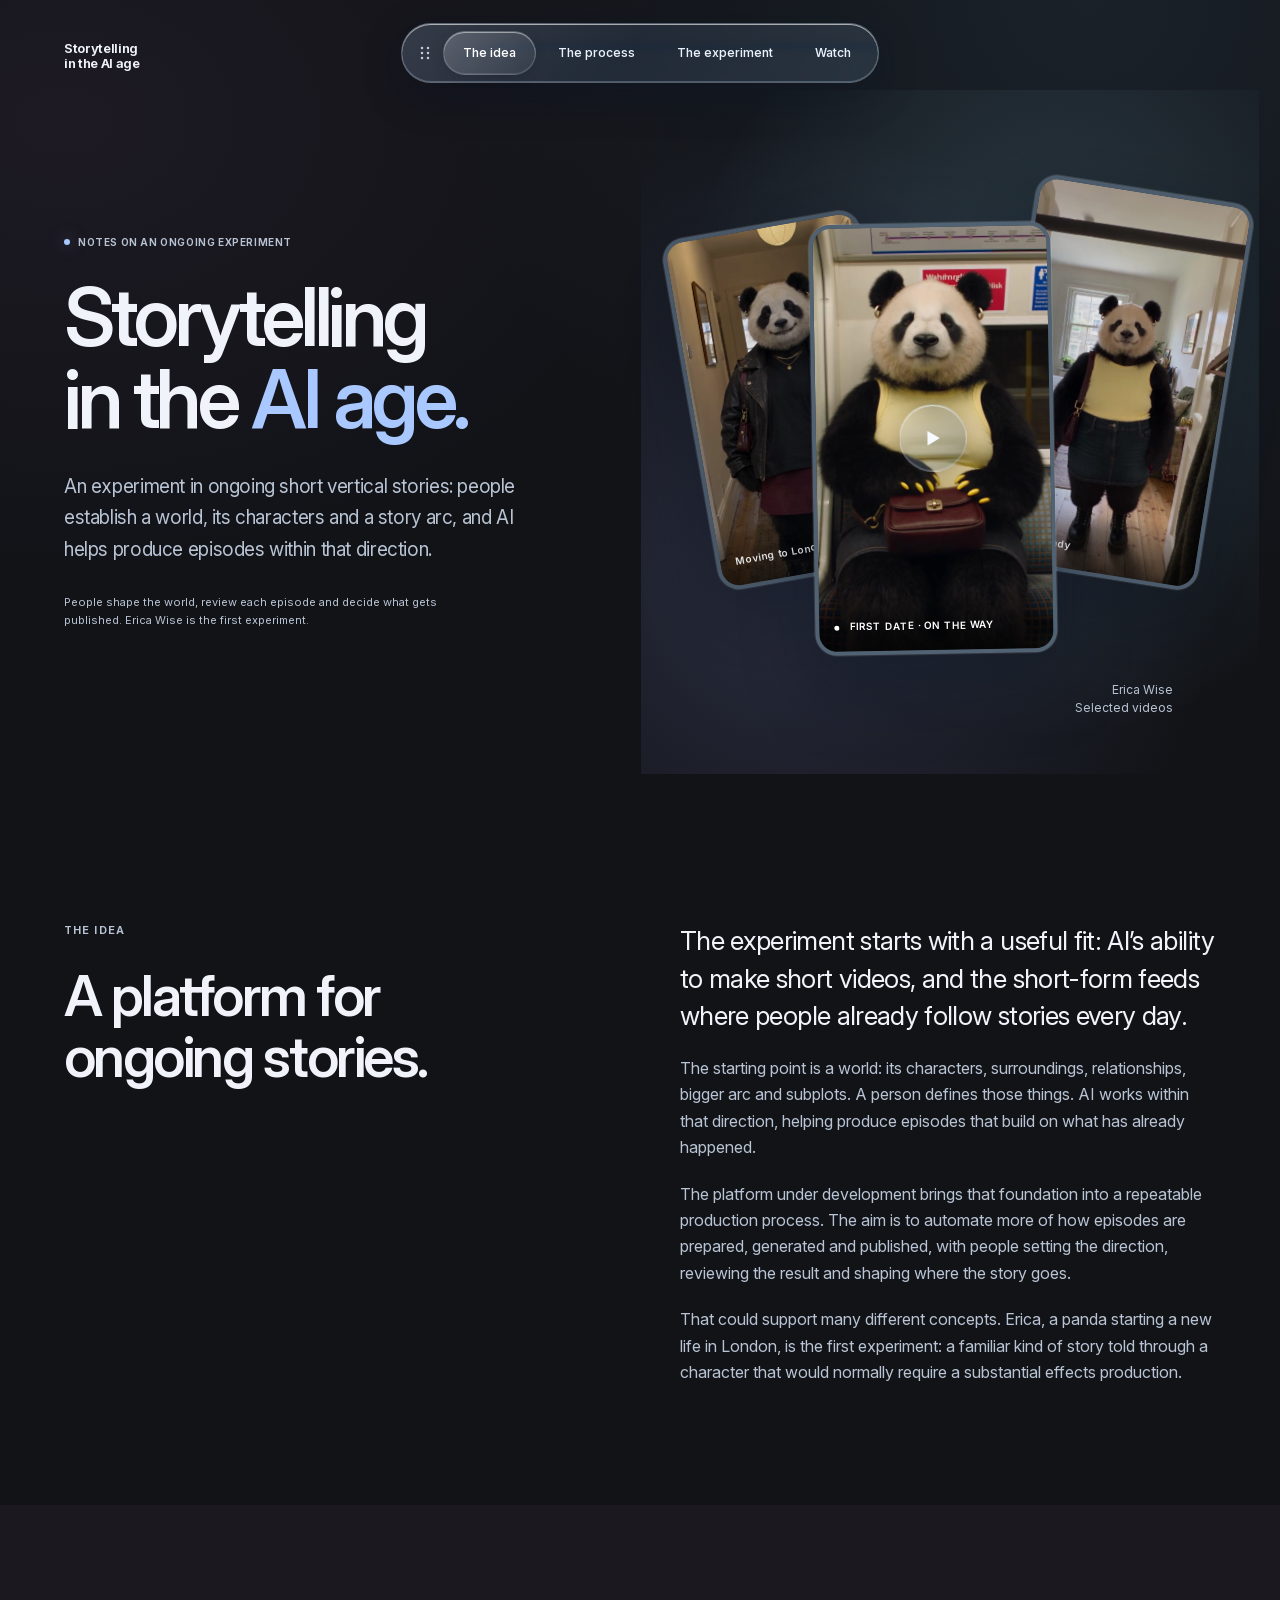
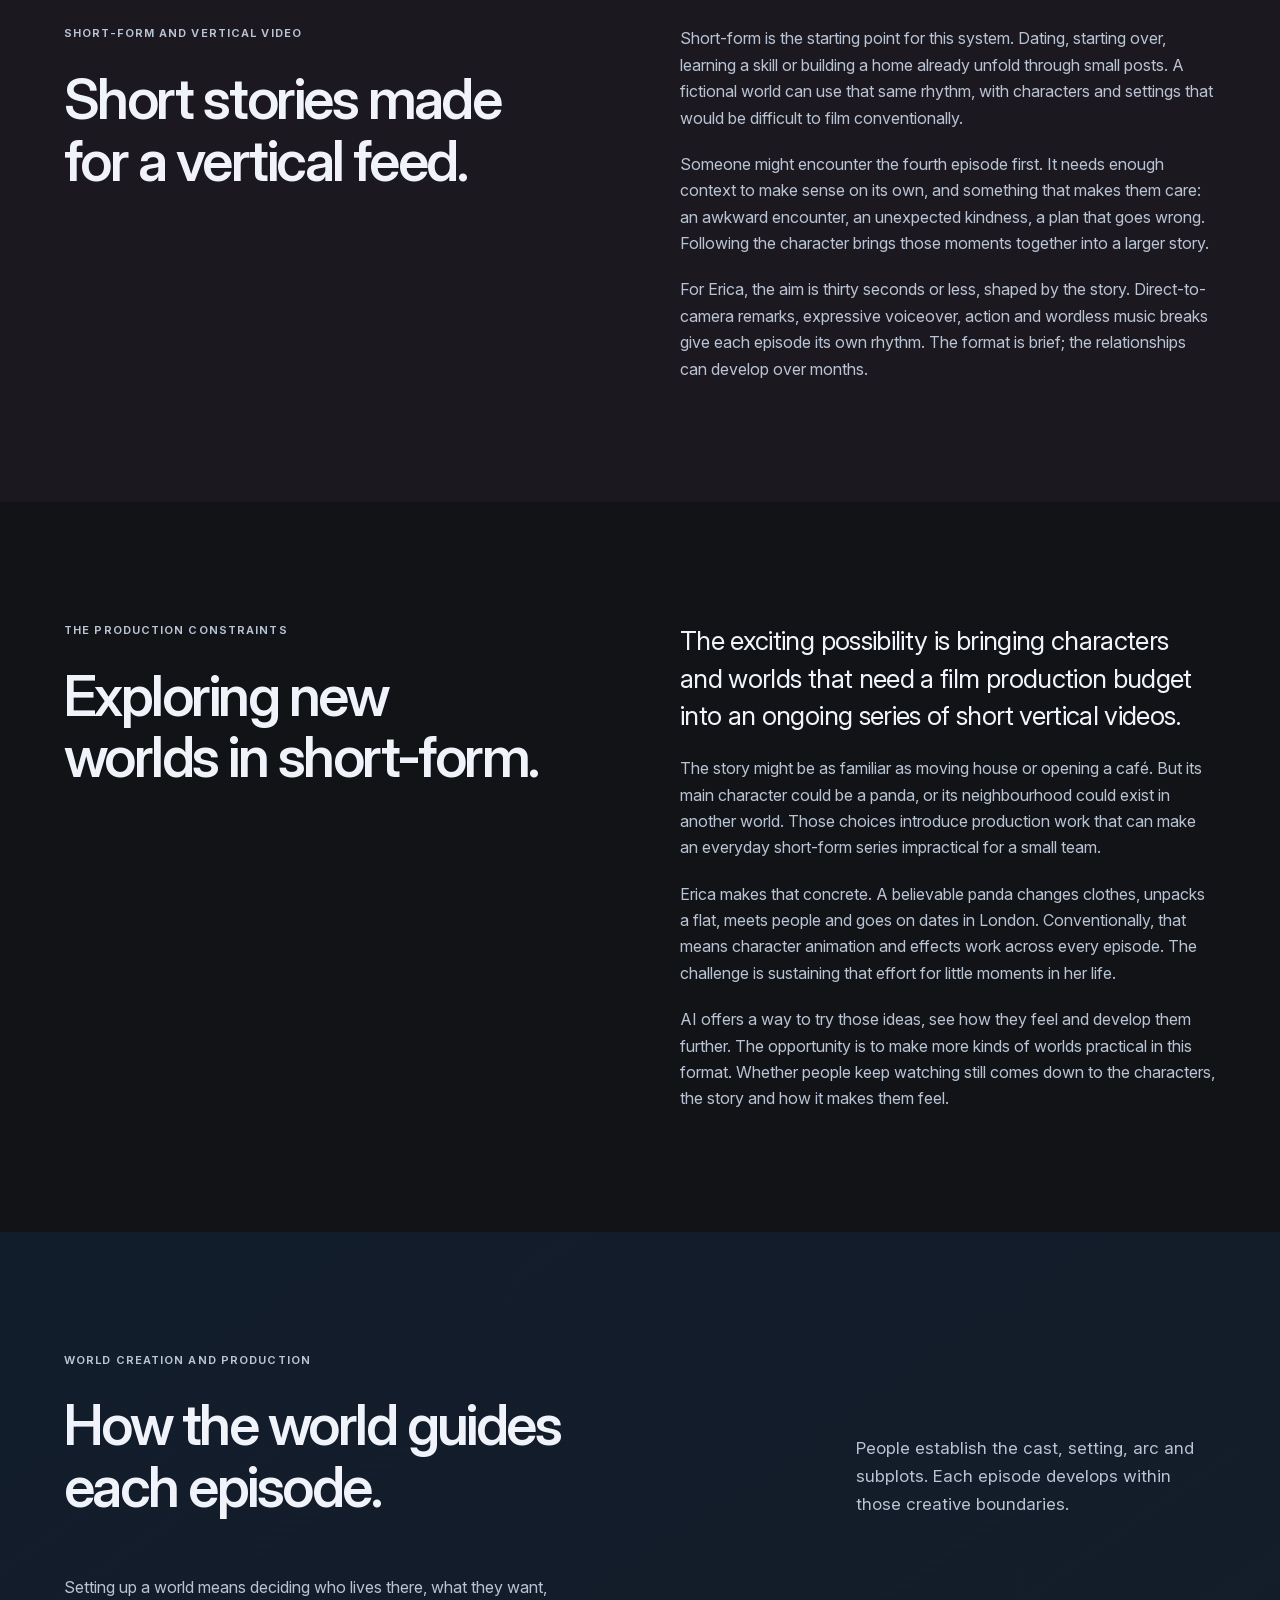
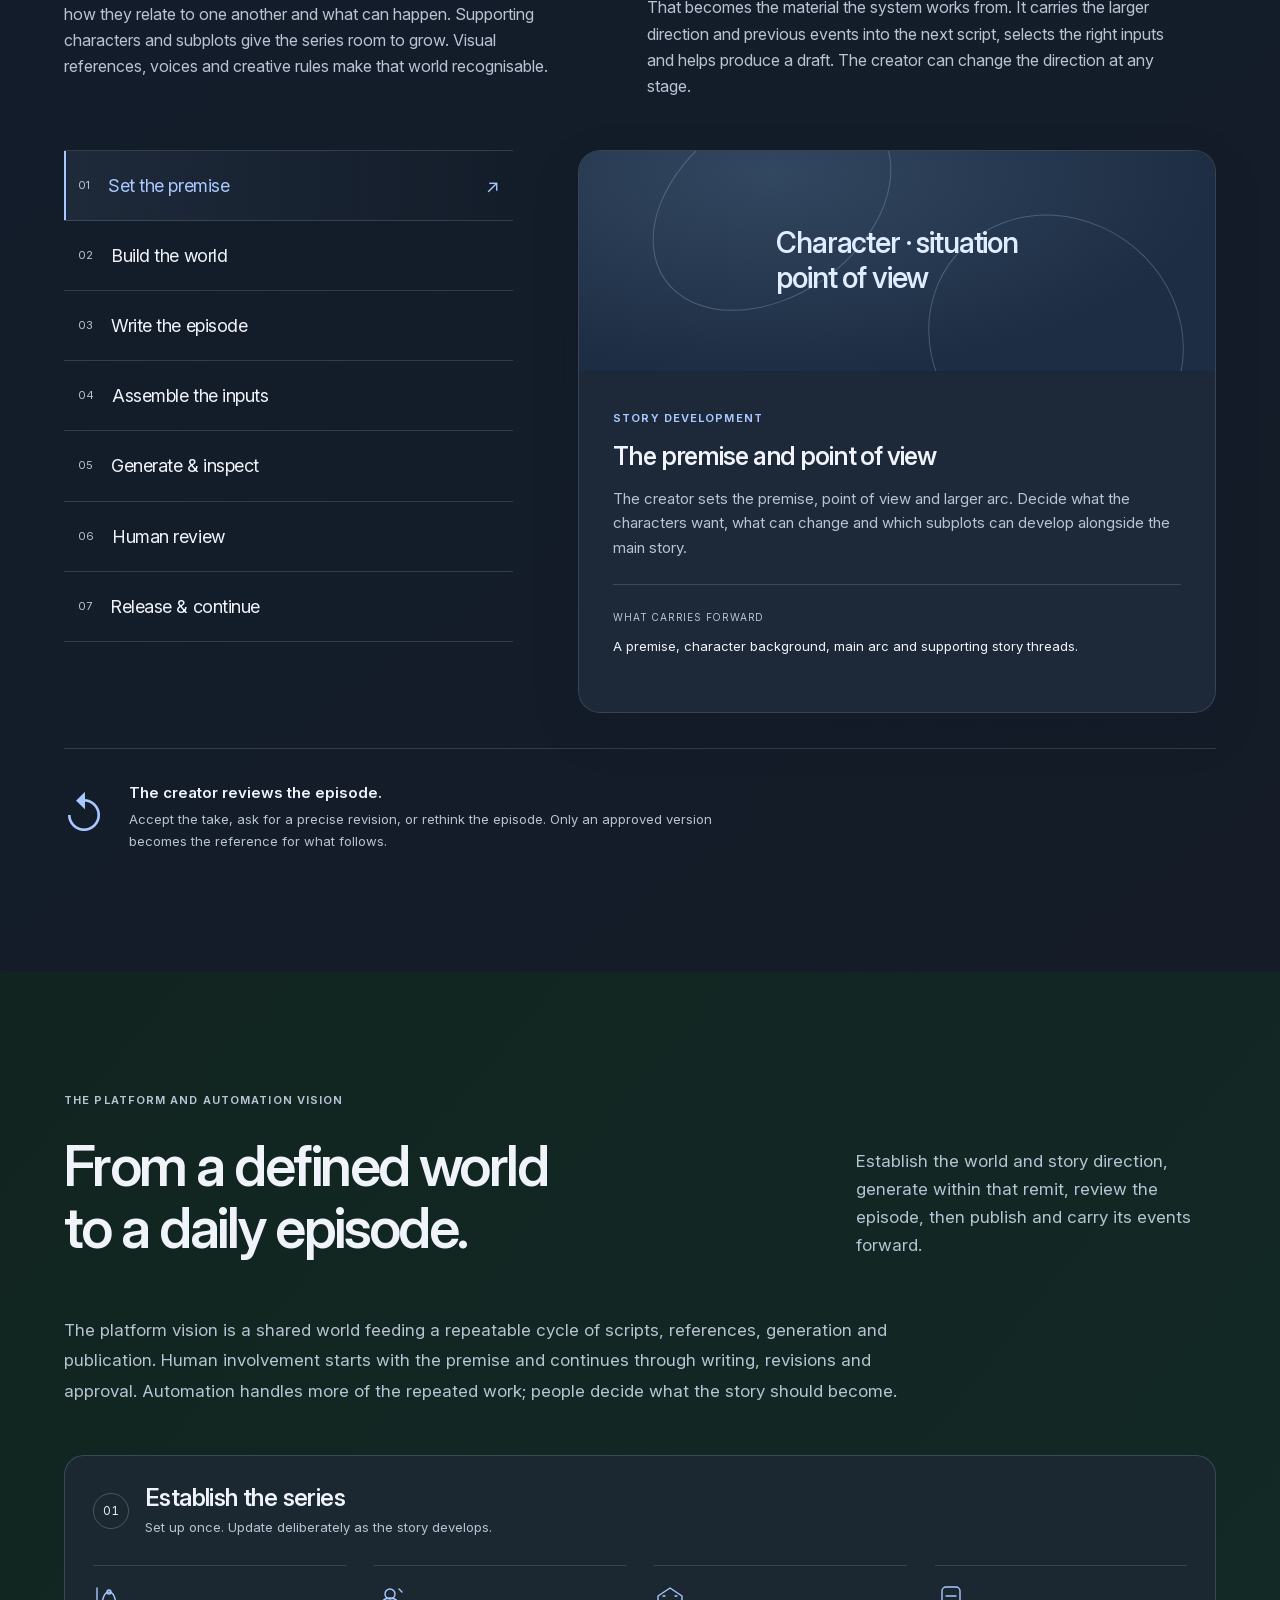
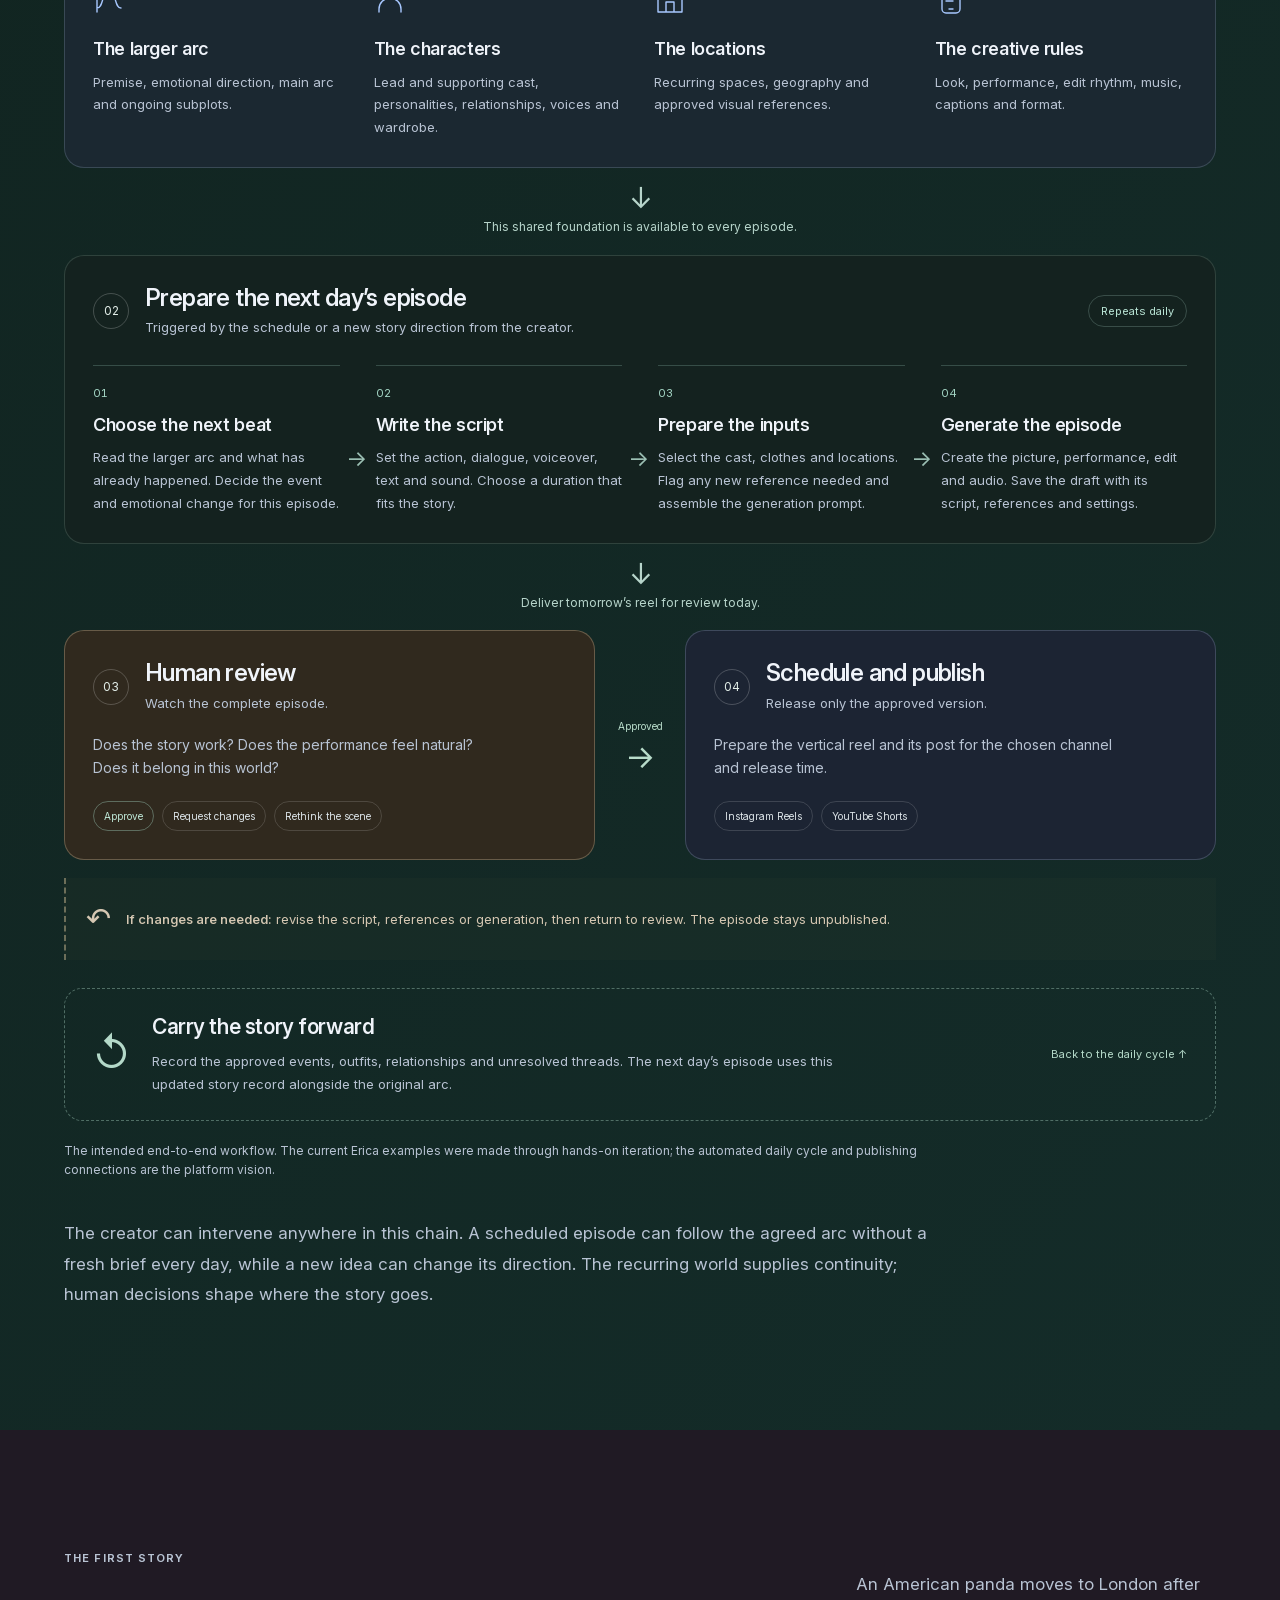
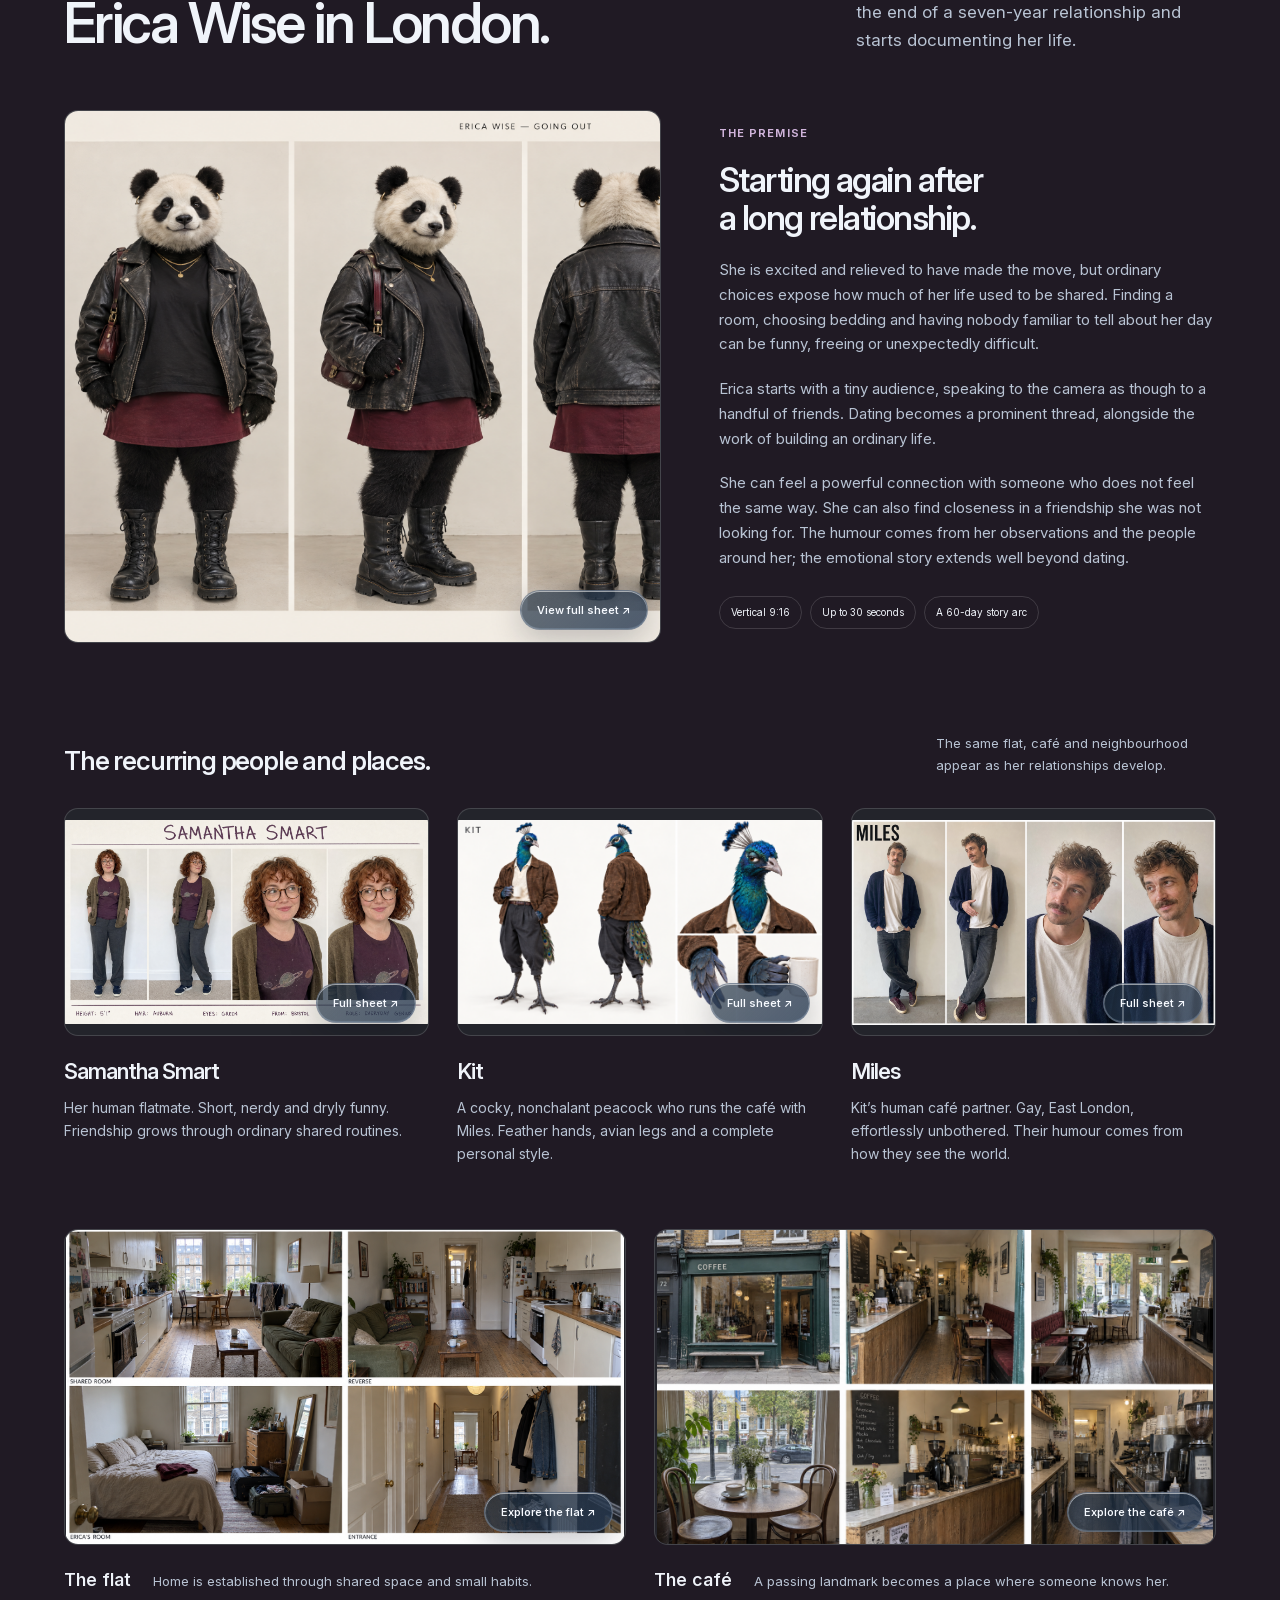
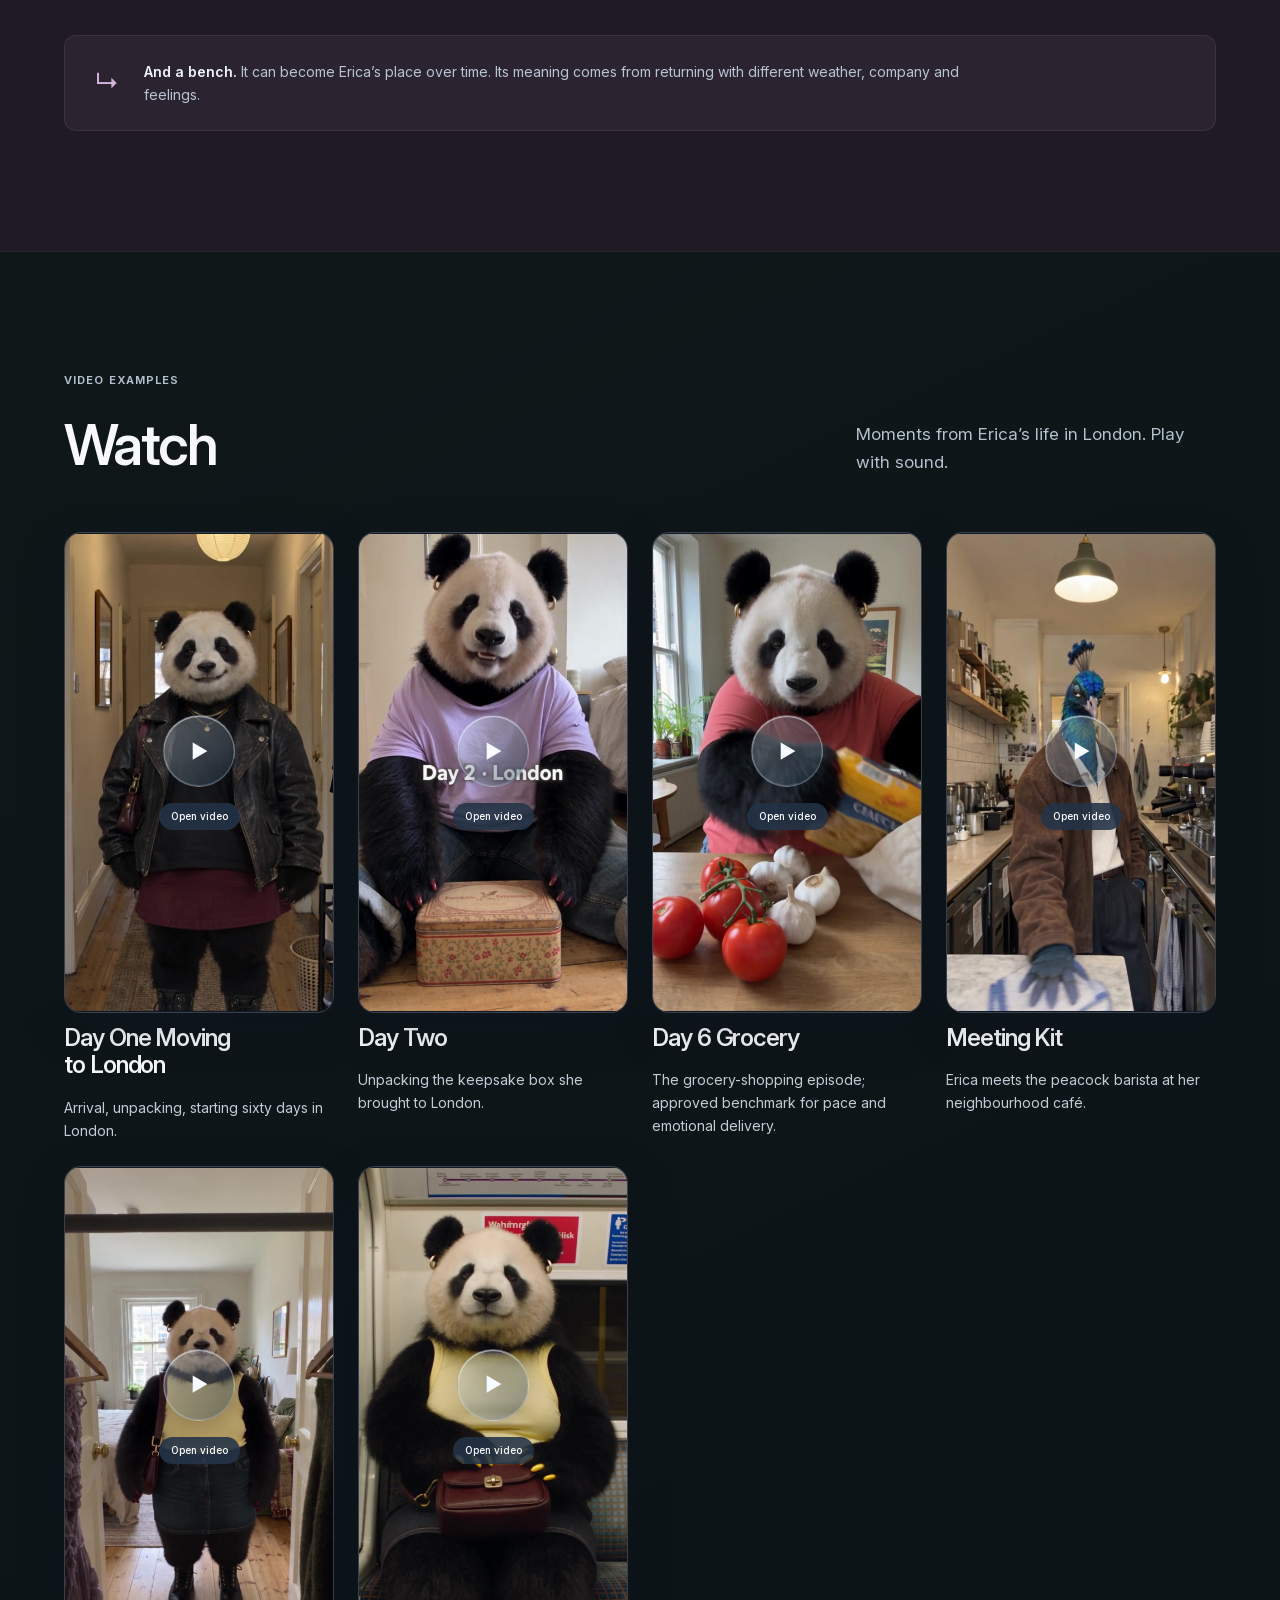
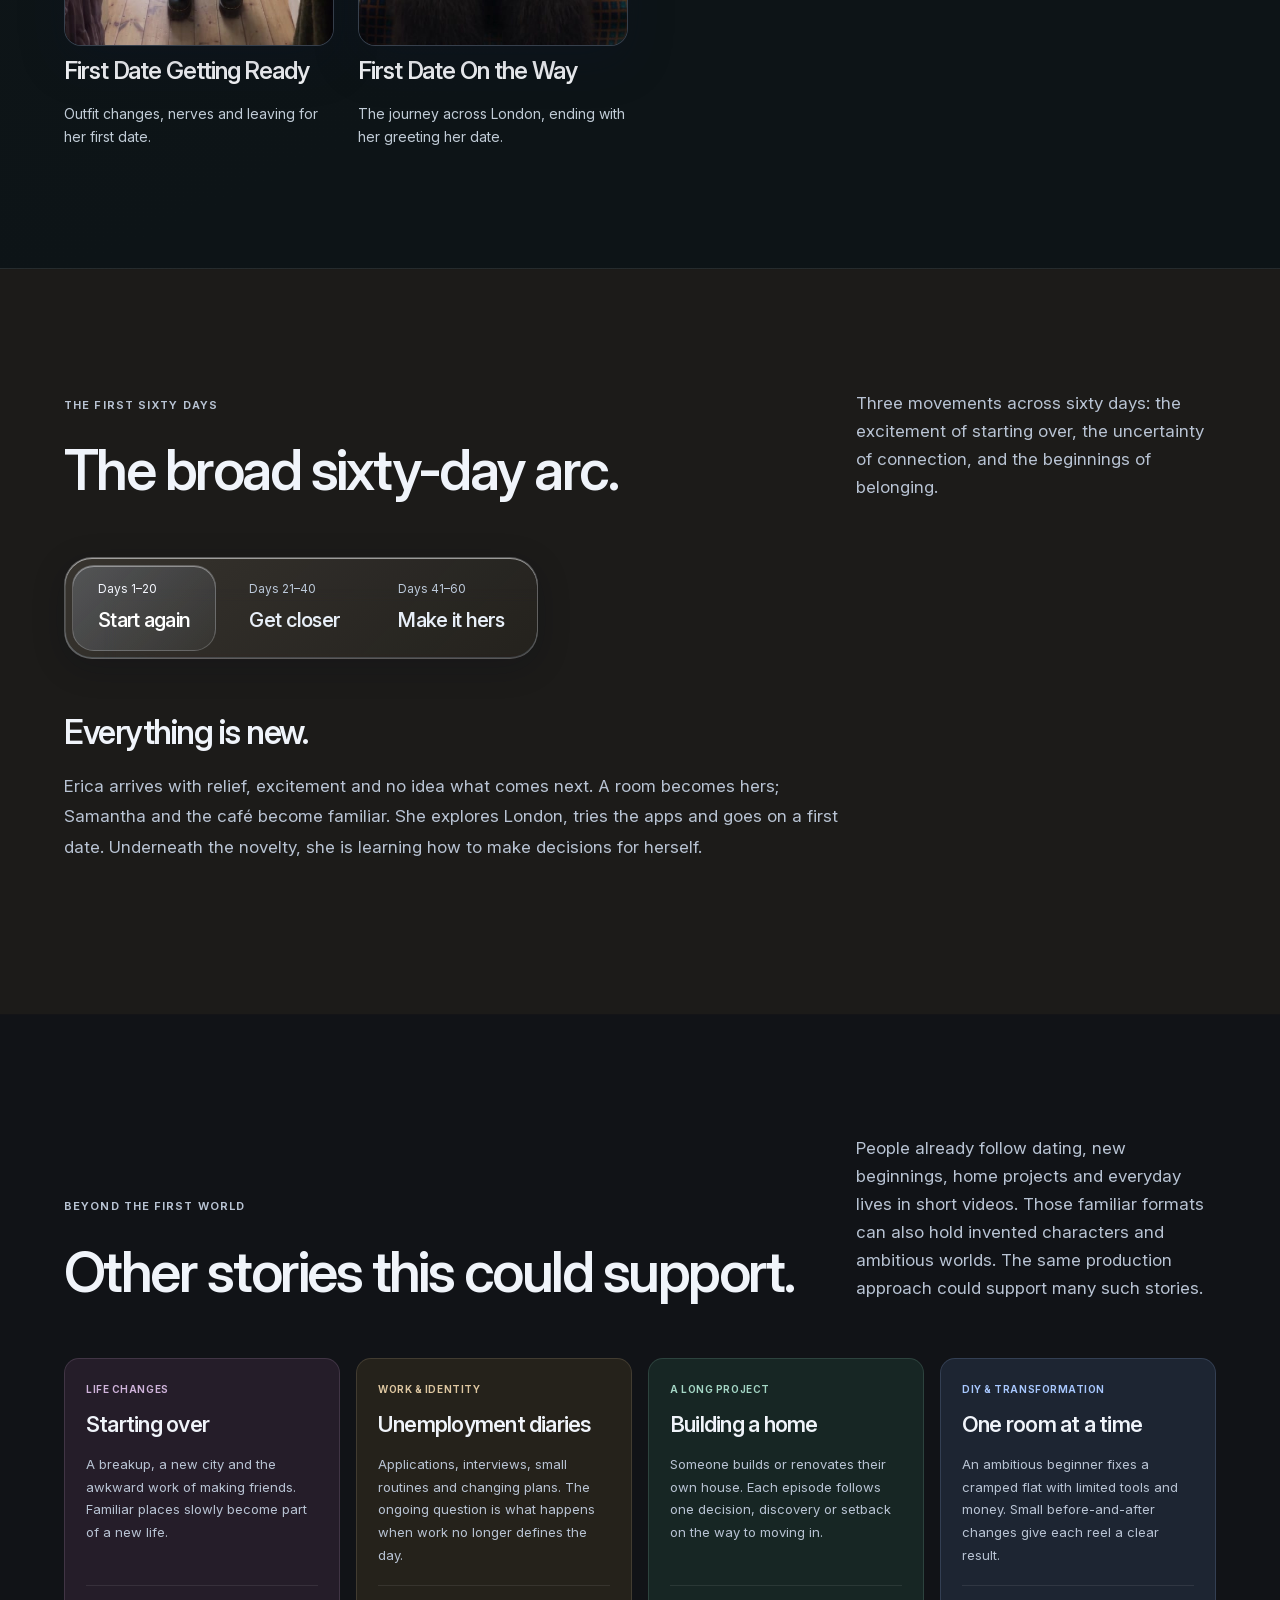
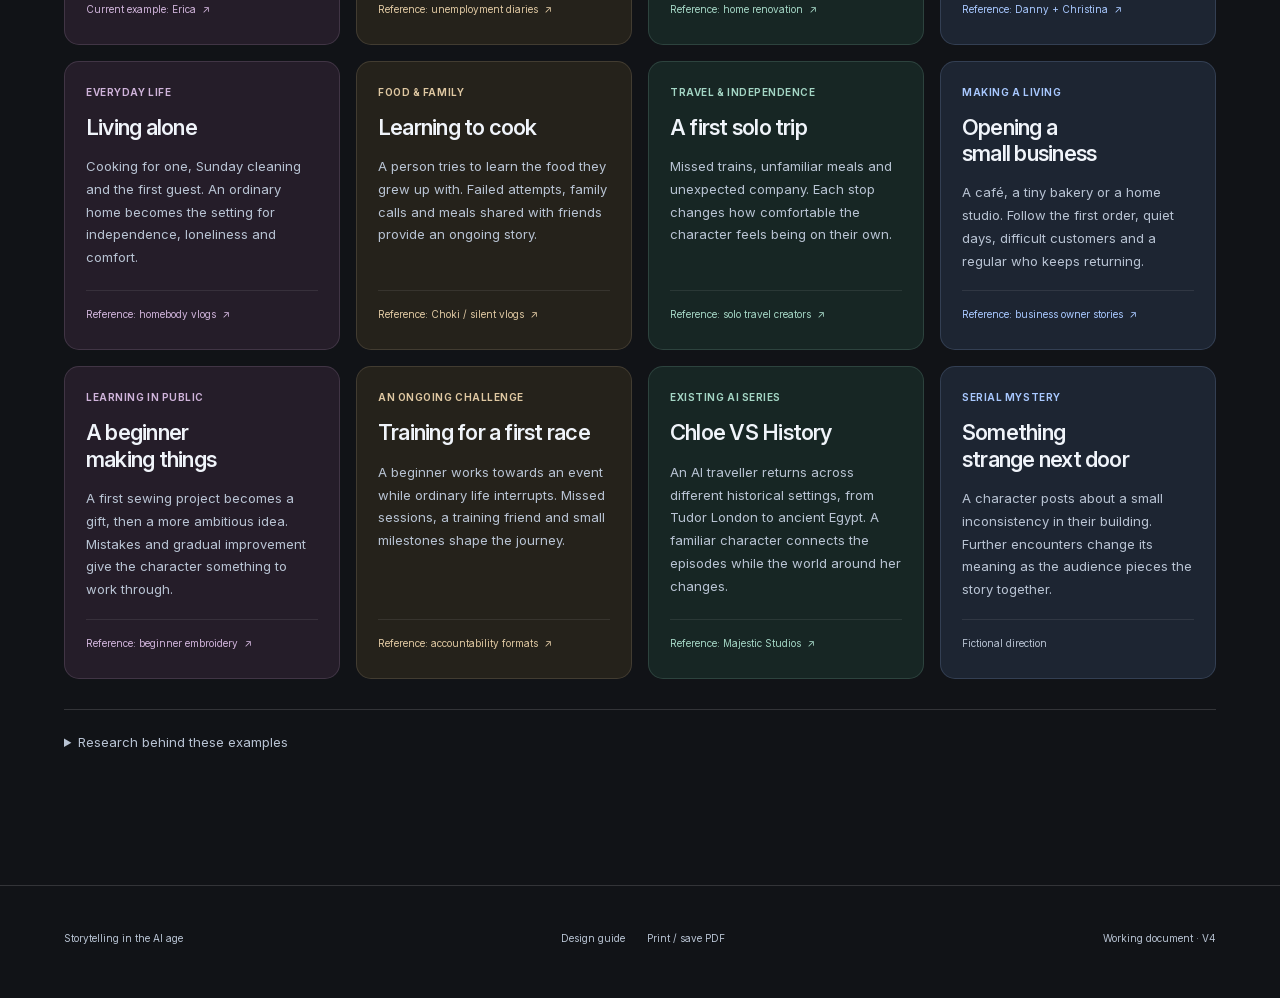
<file: index.html>
<!doctype html>
<html lang="en">
<head>
  <meta charset="utf-8"><meta name="viewport" content="width=device-width,initial-scale=1">
  <meta name="description" content="Building a platform for ongoing short vertical stories: people define the world and direction, AI helps produce episodes, and humans review what gets published.">
  <title>Storytelling in the AI age: Notes on an ongoing experiment</title>
  <link rel="icon" href="shared/assets/mark.svg" type="image/svg+xml"><link rel="stylesheet" href="styles.css"><link rel="stylesheet" href="dark.css?v=3.4"><link rel="stylesheet" href="reels.css?v=5"><meta name="theme-color" content="#111317">
  <script defer src="shared/vendor/liquid-glass.js"></script><script defer src="app.js?v=5"></script><script defer src="navigation.js?v=2"></script><script defer src="reels.js?v=8"></script>
</head>
<body>
<a class="skip" href="#main">Skip to content</a>
<header class="site-header"><a class="wordmark" href="#top" aria-label="Document beginning"><span>Storytelling<br>in the AI age</span></a><nav class="glass-nav" aria-label="Main navigation"><a href="#top">The idea</a><a href="#system">The process</a><a href="#erica">The experiment</a><a href="#films">Watch</a></nav></header>
<main id="main">
<section class="hero wrap" id="top">
  <div class="hero-copy"><p class="eyebrow"><span class="signal"></span> Notes on an ongoing experiment</p><h1>Storytelling<br>in the <em>AI age.</em></h1><p class="hero-lead">An experiment in ongoing short vertical stories: people establish a world, its characters and a story arc, and AI helps produce episodes within that direction.</p><p class="hero-note">People shape the world, review each episode and decide what gets published. Erica Wise is the first experiment.</p></div>
  <div class="hero-art" aria-label="Moments from Erica’s selected videos"><figure class="hero-frame back-left"><img src="assets/day-one-replacement/day-one-c3a3596697d7.jpg" alt="Erica ready to leave her London flat" fetchpriority="high"><figcaption>Moving to London</figcaption></figure><figure class="hero-frame back-right"><img src="assets/getting-ready-replacement/getting-ready-f416bc285221.jpg" alt="Erica getting ready at home"><figcaption>Getting ready</figcaption></figure><figure class="hero-frame front"><img src="assets/on-the-way-replacement/on-the-way-5e70b127f445.jpg" alt="Erica on her way to her first date"><figcaption><span class="record-dot"></span> FIRST DATE · ON THE WAY</figcaption><a class="hero-play glass-control" href="#films" aria-label="Watch Erica’s selected videos">▶</a></figure><span class="orbit-note">Erica Wise<br>Selected videos</span></div>
</section>
<section id="idea" class="section wrap essay-grid"><div><p class="eyebrow">The idea</p><h2>A platform for ongoing stories.</h2></div><div class="reading"><p class="large">The experiment starts with a useful fit: AI’s ability to make short videos, and the short-form feeds where people already follow stories every day.</p><p>The starting point is a world: its characters, surroundings, relationships, bigger arc and subplots. A person defines those things. AI works within that direction, helping produce episodes that build on what has already happened.</p><p>The platform under development brings that foundation into a repeatable production process. The aim is to automate more of how episodes are prepared, generated and published, with people setting the direction, reviewing the result and shaping where the story goes.</p><p>That could support many different concepts. Erica, a panda starting a new life in London, is the first experiment: a familiar kind of story told through a character that would normally require a substantial effects production.</p></div></section>

<section id="format" class="section format-section"><div class="wrap essay-grid"><div><p class="eyebrow">Short-form and vertical video</p><h2>Short stories made<br>for a vertical feed.</h2></div><div class="reading"><p>Short-form is the starting point for this system. Dating, starting over, learning a skill or building a home already unfold through small posts. A fictional world can use that same rhythm, with characters and settings that would be difficult to film conventionally.</p><p>Someone might encounter the fourth episode first. It needs enough context to make sense on its own, and something that makes them care: an awkward encounter, an unexpected kindness, a plan that goes wrong. Following the character brings those moments together into a larger story.</p><p>For Erica, the aim is thirty seconds or less, shaped by the story. Direct-to-camera remarks, expressive voiceover, action and wordless music breaks give each episode its own rhythm. The format is brief; the relationships can develop over months.</p></div></div></section>

<section id="possibility" class="section wrap essay-grid"><div><p class="eyebrow">The production constraints</p><h2>Exploring new worlds in short-form.</h2></div><div class="reading"><p class="large">The exciting possibility is bringing characters and worlds that need a film production budget into an ongoing series of short vertical videos.</p><p>The story might be as familiar as moving house or opening a café. But its main character could be a panda, or its neighbourhood could exist in another world. Those choices introduce production work that can make an everyday short-form series impractical for a small team.</p><p>Erica makes that concrete. A believable panda changes clothes, unpacks a flat, meets people and goes on dates in London. Conventionally, that means character animation and effects work across every episode. The challenge is sustaining that effort for little moments in her life.</p><p>AI offers a way to try those ideas, see how they feel and develop them further. The opportunity is to make more kinds of worlds practical in this format. Whether people keep watching still comes down to the characters, the story and how it makes them feel.</p></div></section>

<section id="system" class="section system-section"><div class="wrap"><div class="section-head"><div><p class="eyebrow">World creation and production</p><h2>How the world guides<br>each episode.</h2></div><p class="section-deck">People establish the cast, setting, arc and subplots. Each episode develops within those creative boundaries.</p></div>
<div class="process-context"><p>Setting up a world means deciding who lives there, what they want, how they relate to one another and what can happen. Supporting characters and subplots give the series room to grow. Visual references, voices and creative rules make that world recognisable.</p><p>That becomes the material the system works from. It carries the larger direction and previous events into the next script, selects the right inputs and helps produce a draft. The creator can change the direction at any stage.</p></div>
<div class="pipeline" aria-label="Explore the seven production stages"><div class="stage-list" role="tablist" aria-label="Production stages" aria-orientation="vertical">
<button role="tab" id="stage-0" aria-controls="stage-panel" aria-selected="true" data-stage="0"><span>01</span> Set the premise <span class="stage-arrow">↗</span></button>
<button role="tab" id="stage-1" aria-controls="stage-panel" aria-selected="false" tabindex="-1" data-stage="1"><span>02</span> Build the world <span class="stage-arrow">↗</span></button>
<button role="tab" id="stage-2" aria-controls="stage-panel" aria-selected="false" tabindex="-1" data-stage="2"><span>03</span> Write the episode <span class="stage-arrow">↗</span></button>
<button role="tab" id="stage-3" aria-controls="stage-panel" aria-selected="false" tabindex="-1" data-stage="3"><span>04</span> Assemble the inputs <span class="stage-arrow">↗</span></button>
<button role="tab" id="stage-4" aria-controls="stage-panel" aria-selected="false" tabindex="-1" data-stage="4"><span>05</span> Generate & inspect <span class="stage-arrow">↗</span></button>
<button role="tab" id="stage-5" aria-controls="stage-panel" aria-selected="false" tabindex="-1" data-stage="5"><span>06</span> Human review <span class="stage-arrow">↗</span></button>
<button role="tab" id="stage-6" aria-controls="stage-panel" aria-selected="false" tabindex="-1" data-stage="6"><span>07</span> Release & continue <span class="stage-arrow">↗</span></button></div>
<div id="stage-panel" role="tabpanel" aria-labelledby="stage-0" tabindex="0"><div class="stage-visual" id="stage-visual"><span class="stage-glyph">Character · situation<br>point of view</span></div><div class="stage-body"><span class="label" id="stage-status">Story development</span><h3 id="stage-title">The premise and point of view</h3><p id="stage-description">The creator sets the premise, point of view and larger arc. Decide what the characters want, what can change and which subplots can develop alongside the main story.</p><div class="stage-output"><span>What carries forward</span><p id="stage-output">A premise, character background, main arc and supporting story threads.</p></div></div></div></div>
<div class="human-loop"><span class="loop-symbol" aria-hidden="true">↺</span><div><strong>The creator reviews the episode.</strong><p>Accept the take, ask for a precise revision, or rethink the episode. Only an approved version becomes the reference for what follows.</p></div></div>
<noscript><p>The workflow is: premise → world → script → reference package → generation and inspection → human approval → release and continuity.</p></noscript>
</div></section>

<section id="automation" class="section automation-section"><div class="wrap">
<div class="section-head"><div><p class="eyebrow">The platform and automation vision</p><h2>From a defined world<br>to a daily episode.</h2></div><p class="section-deck">Establish the world and story direction, generate within that remit, review the episode, then publish and carry its events forward.</p></div>
<p class="automation-intro">The platform vision is a shared world feeding a repeatable cycle of scripts, references, generation and publication. Human involvement starts with the premise and continues through writing, revisions and approval. Automation handles more of the repeated work; people decide what the story should become.</p>
<figure class="automation-map" aria-labelledby="automation-caption">
<div class="foundation-block"><div class="map-heading"><span class="map-number">01</span><div><h3>Establish the series</h3><p>Set up once. Update deliberately as the story develops.</p></div></div>
<div class="foundation-grid">
<div><svg viewBox="0 0 32 32" aria-hidden="true"><path d="M4 24c7 0 4-16 12-16s5 16 12 16M4 28V4"/><circle cx="16" cy="8" r="2"/></svg><h4>The larger arc</h4><p>Premise, emotional direction, main arc and ongoing subplots.</p></div>
<div><svg viewBox="0 0 32 32" aria-hidden="true"><circle cx="16" cy="10" r="5"/><path d="M5 28v-3a11 11 0 0 1 22 0v3M25 5l3 3"/></svg><h4>The characters</h4><p>Lead and supporting cast, personalities, relationships, voices and wardrobe.</p></div>
<div><svg viewBox="0 0 32 32" aria-hidden="true"><path d="M4 28V12l12-8 12 8v16H4Zm8 0V18h8v10M9 12h2m10 0h2"/></svg><h4>The locations</h4><p>Recurring spaces, geography and approved visual references.</p></div>
<div><svg viewBox="0 0 32 32" aria-hidden="true"><rect x="7" y="3" width="18" height="26" rx="4"/><path d="M11 12h10M11 17h7M14 25h4"/></svg><h4>The creative rules</h4><p>Look, performance, edit rhythm, music, captions and format.</p></div>
</div></div>
<div class="flow-connector"><span aria-hidden="true">↓</span><p>This shared foundation is available to every episode.</p></div>
<div class="daily-block"><div class="map-heading"><span class="map-number">02</span><div><h3>Prepare the next day’s episode</h3><p>Triggered by the schedule or a new story direction from the creator.</p></div><span class="cadence-label">Repeats daily</span></div>
<ol class="daily-flow">
<li><span class="step-index">01</span><h4>Choose the next beat</h4><p>Read the larger arc and what has already happened. Decide the event and emotional change for this episode.</p></li>
<li><span class="step-index">02</span><h4>Write the script</h4><p>Set the action, dialogue, voiceover, text and sound. Choose a duration that fits the story.</p></li>
<li><span class="step-index">03</span><h4>Prepare the inputs</h4><p>Select the cast, clothes and locations. Flag any new reference needed and assemble the generation prompt.</p></li>
<li><span class="step-index">04</span><h4>Generate the episode</h4><p>Create the picture, performance, edit and audio. Save the draft with its script, references and settings.</p></li>
</ol></div>
<div class="flow-connector"><span aria-hidden="true">↓</span><p>Deliver tomorrow’s reel for review today.</p></div>
<div class="review-release">
<div class="review-node"><div class="map-heading"><span class="map-number">03</span><div><h3>Human review</h3><p>Watch the complete episode.</p></div></div><p>Does the story work? Does the performance feel natural? Does it belong in this world?</p><div class="review-decisions"><span>Approve</span><span>Request changes</span><span>Rethink the scene</span></div></div>
<div class="approval-arrow"><span>Approved</span><b aria-hidden="true">→</b></div>
<div class="publish-node"><div class="map-heading"><span class="map-number">04</span><div><h3>Schedule and publish</h3><p>Release only the approved version.</p></div></div><p>Prepare the vertical reel and its post for the chosen channel and release time.</p><div class="release-formats"><span>Instagram Reels</span><span>YouTube Shorts</span></div></div>
</div>
<div class="revision-route"><span aria-hidden="true">↶</span><p><strong>If changes are needed:</strong> revise the script, references or generation, then return to review. The episode stays unpublished.</p></div>
<div class="continuity-loop"><span aria-hidden="true">↺</span><div><h3>Carry the story forward</h3><p>Record the approved events, outfits, relationships and unresolved threads. The next day’s episode uses this updated story record alongside the original arc.</p></div><span class="return-label">Back to the daily cycle ↑</span></div>
<figcaption id="automation-caption">The intended end-to-end workflow. The current Erica examples were made through hands-on iteration; the automated daily cycle and publishing connections are the platform vision.</figcaption>
</figure>
<p class="automation-outro">The creator can intervene anywhere in this chain. A scheduled episode can follow the agreed arc without a fresh brief every day, while a new idea can change its direction. The recurring world supplies continuity; human decisions shape where the story goes.</p>
</div></section>

<section id="erica" class="section wrap"><div class="section-head"><div><p class="eyebrow">The first story</p><h2>Erica Wise in London.</h2></div><p class="section-deck">An American panda moves to London after the end of a seven-year relationship and starts documenting her life.</p></div>
<div class="erica-feature"><button class="sheet-button erica-sheet" data-image="shared/assets/going-out.png" data-caption="Erica Wise · approved going-out wardrobe" aria-label="Enlarge Erica's approved going-out sheet"><img src="shared/assets/going-out.png" alt="Erica, a realistic panda in a leather jacket, burgundy skirt and boots, shown from several angles" loading="lazy"><span class="expand">View full sheet ↗</span></button><div class="erica-story"><p class="label">The premise</p><h3>Starting again after<br>a long relationship.</h3><p>She is excited and relieved to have made the move, but ordinary choices expose how much of her life used to be shared. Finding a room, choosing bedding and having nobody familiar to tell about her day can be funny, freeing or unexpectedly difficult.</p><p>Erica starts with a tiny audience, speaking to the camera as though to a handful of friends. Dating becomes a prominent thread, alongside the work of building an ordinary life.</p><p>She can feel a powerful connection with someone who does not feel the same way. She can also find closeness in a friendship she was not looking for. The humour comes from her observations and the people around her; the emotional story extends well beyond dating.</p><div class="inline-facts"><span>Vertical 9:16</span><span>Up to 30 seconds</span><span>A 60-day story arc</span></div></div></div>
<div class="world-heading"><h3>The recurring people and places.</h3><p>The same flat, café and neighbourhood appear as her relationships develop.</p></div>
<div class="cast-grid">
<article><button class="sheet-button" data-image="shared/assets/samantha.png" data-caption="Samantha Smart · approved GPT-2 v004 character sheet"><img src="shared/assets/samantha.png" alt="Samantha's approved character sheet" loading="lazy"><span class="expand">Full sheet ↗</span></button><h4>Samantha Smart</h4><p>Her human flatmate. Short, nerdy and dryly funny. Friendship grows through ordinary shared routines.</p></article>
<article><button class="sheet-button" data-image="shared/assets/kit.png" data-caption="Kit · approved peacock character sheet"><img src="shared/assets/kit.png" alt="Kit's approved peacock character sheet" loading="lazy"><span class="expand">Full sheet ↗</span></button><h4>Kit</h4><p>A cocky, nonchalant peacock who runs the café with Miles. Feather hands, avian legs and a complete personal style.</p></article>
<article><button class="sheet-button" data-image="shared/assets/miles.png" data-caption="Miles · approved GPT-2 text-only character sheet"><img src="shared/assets/miles.png" alt="Miles's approved character sheet" loading="lazy"><span class="expand">Full sheet ↗</span></button><h4>Miles</h4><p>Kit’s human café partner. Gay, East London, effortlessly unbothered. Their humour comes from how they see the world.</p></article></div>
<div class="location-grid"><figure><button class="sheet-button" data-image="shared/assets/apartment.png" data-caption="The apartment · approved location sheet"><img src="shared/assets/apartment.png" alt="Multiple views of Erica and Samantha's ordinary London flat" loading="lazy"><span class="expand">Explore the flat ↗</span></button><figcaption><strong>The flat</strong><span>Home is established through shared space and small habits.</span></figcaption></figure><figure><button class="sheet-button" data-image="shared/assets/cafe.png" data-caption="The neighbourhood café · approved location sheet"><img src="shared/assets/cafe.png" alt="The green-fronted independent café and its interior" loading="lazy"><span class="expand">Explore the café ↗</span></button><figcaption><strong>The café</strong><span>A passing landmark becomes a place where someone knows her.</span></figcaption></figure></div>
<div class="bench-note"><span class="small-symbol">↳</span><p><strong>And a bench.</strong> It can become Erica’s place over time. Its meaning comes from returning with different weather, company and feelings.</p></div>
</section>

<section id="films" class="section film-section"><div class="wrap"><div class="section-head"><div><p class="eyebrow">Video examples</p><h2>Watch</h2></div><p class="section-deck">Moments from Erica’s life in London. Play with sound.</p></div><div class="film-grid selected-finals">
<article class="film"><div class="video-shell"><video playsinline preload="none" data-film="day-one" poster="assets/day-one-replacement/day-one-c3a3596697d7.jpg" aria-label="Day One Moving to London"><source data-src="assets/day-one-replacement/day-one-c3a3596697d7.mp4" type="video/mp4"></video><button class="video-start" aria-label="Play Day One Moving to London"><span aria-hidden="true">▶</span><small>Open video</small></button></div><h3>Day One Moving to London</h3><p>Arrival, unpacking, starting sixty days in London.</p></article>
<article class="film"><div class="video-shell"><video playsinline preload="none" data-film="day-two" poster="assets/day-two-replacement/day-two-2009d650feff.jpg" aria-label="Day Two"><source data-src="assets/day-two-replacement/day-two-2009d650feff.mp4" type="video/mp4"></video><button class="video-start" aria-label="Play Day Two"><span aria-hidden="true">▶</span><small>Open video</small></button></div><h3>Day Two</h3><p>Unpacking the keepsake box she brought to London.</p></article>
<article class="film"><div class="video-shell"><video playsinline preload="none" data-film="grocery" poster="assets/grocery-replacement/grocery-7ae86b0bdb09.jpg" aria-label="Day 6 Grocery"><source data-src="assets/grocery-replacement/grocery-7ae86b0bdb09.mp4" type="video/mp4"></video><button class="video-start" aria-label="Play Day 6 Grocery"><span aria-hidden="true">▶</span><small>Open video</small></button></div><h3>Day 6 Grocery</h3><p>The grocery-shopping episode; approved benchmark for pace and emotional delivery.</p></article>
<article class="film"><div class="video-shell"><video playsinline preload="none" data-film="kit-introduction" poster="assets/kit-replacement/kit-c41dc4005098.jpg" aria-label="Meeting Kit"><source data-src="assets/kit-replacement/kit-c41dc4005098.mp4" type="video/mp4"></video><button class="video-start" aria-label="Play Meeting Kit"><span aria-hidden="true">▶</span><small>Open video</small></button></div><h3>Meeting Kit</h3><p>Erica meets the peacock barista at her neighbourhood café.</p></article>
<article class="film"><div class="video-shell"><video playsinline preload="none" data-film="first-date-getting-ready" poster="assets/getting-ready-replacement/getting-ready-f416bc285221.jpg" aria-label="First Date Getting Ready"><source data-src="assets/getting-ready-replacement/getting-ready-f416bc285221.mp4" type="video/mp4"></video><button class="video-start" aria-label="Play First Date Getting Ready"><span aria-hidden="true">▶</span><small>Open video</small></button></div><h3>First Date Getting Ready</h3><p>Outfit changes, nerves and leaving for her first date.</p></article>

<article class="film"><div class="video-shell"><video playsinline preload="none" data-film="first-date-on-the-way" poster="assets/on-the-way-replacement/on-the-way-5e70b127f445.jpg" aria-label="First Date On the Way"><source data-src="assets/on-the-way-replacement/on-the-way-5e70b127f445.mp4" type="video/mp4"></video><button class="video-start" aria-label="Play First Date On the Way"><span aria-hidden="true">▶</span><small>Open video</small></button></div><h3>First Date On the Way</h3><p>The journey across London, ending with her greeting her date.</p></article></div></div></section>

<section class="section wrap" id="arc"><div class="section-head"><div><p class="eyebrow">The first sixty days</p><h2>The broad sixty-day arc.</h2></div><p class="section-deck">Three movements across sixty days: the excitement of starting over, the uncertainty of connection, and the beginnings of belonging.</p></div><div class="arc-tabs" role="tablist" aria-label="Story phases"><button role="tab" id="arc-0" aria-controls="arc-panel" aria-selected="true" data-arc="0">Days 1–20 <span>Start again</span></button><button role="tab" id="arc-1" aria-controls="arc-panel" aria-selected="false" tabindex="-1" data-arc="1">Days 21–40 <span>Get closer</span></button><button role="tab" id="arc-2" aria-controls="arc-panel" aria-selected="false" tabindex="-1" data-arc="2">Days 41–60 <span>Make it hers</span></button></div><div id="arc-panel" role="tabpanel" aria-labelledby="arc-0" tabindex="0"></div></section>

<section class="section wrap" id="possibilities"><div class="section-head"><div><p class="eyebrow">Beyond the first world</p><h2>Other stories this could support.</h2></div><p class="section-deck">People already follow dating, new beginnings, home projects and everyday lives in short videos. Those familiar formats can also hold invented characters and ambitious worlds. The same production approach could support many such stories.</p></div><div class="genre-grid example-grid"><article><p class="label">Life changes</p><h3>Starting over</h3><p>A breakup, a new city and the awkward work of making friends. Familiar places slowly become part of a new life.</p><a class="example-reference" href="#erica">Current example: Erica <span aria-hidden="true">↗</span></a></article><article><p class="label">Work &amp; identity</p><h3>Unemployment diaries</h3><p>Applications, interviews, small routines and changing plans. The ongoing question is what happens when work no longer defines the day.</p><a class="example-reference" href="https://www.fastcompany.com/91528046/no-idea-what-tomorrow-will-look-like-in-tiktoks-unemployment-diaries-workers-document-life-after-layoffs" target="_blank" rel="noopener">Reference: unemployment diaries <span aria-hidden="true">↗</span></a></article><article><p class="label">A long project</p><h3>Building a home</h3><p>Someone builds or renovates their own house. Each episode follows one decision, discovery or setback on the way to moving in.</p><a class="example-reference" href="https://blog.youtube/culture-and-trends/home-improvement/" target="_blank" rel="noopener">Reference: home renovation <span aria-hidden="true">↗</span></a></article><article><p class="label">DIY &amp; transformation</p><h3>One room at a time</h3><p>An ambitious beginner fixes a cramped flat with limited tools and money. Small before-and-after changes give each reel a clear result.</p><a class="example-reference" href="https://dannyandchristina.com/blog/our-most-viral-renovation-videos-of-2025" target="_blank" rel="noopener">Reference: Danny + Christina <span aria-hidden="true">↗</span></a></article><article><p class="label">Everyday life</p><h3>Living alone</h3><p>Cooking for one, Sunday cleaning and the first guest. An ordinary home becomes the setting for independence, loneliness and comfort.</p><a class="example-reference" href="https://blog.youtube/culture-and-trends/trending-now-homebody-living-unrecognizable-makeup-anxiety-more/" target="_blank" rel="noopener">Reference: homebody vlogs <span aria-hidden="true">↗</span></a></article><article><p class="label">Food &amp; family</p><h3>Learning to cook</h3><p>A person tries to learn the food they grew up with. Failed attempts, family calls and meals shared with friends provide an ongoing story.</p><a class="example-reference" href="https://blog.youtube/culture-and-trends/whats-all-the-noise-about-silent-vlogs/" target="_blank" rel="noopener">Reference: Choki / silent vlogs <span aria-hidden="true">↗</span></a></article><article><p class="label">Travel &amp; independence</p><h3>A first solo trip</h3><p>Missed trains, unfamiliar meals and unexpected company. Each stop changes how comfortable the character feels being on their own.</p><a class="example-reference" href="https://blog.youtube/culture-and-trends/solo-travel/" target="_blank" rel="noopener">Reference: solo travel creators <span aria-hidden="true">↗</span></a></article><article><p class="label">Making a living</p><h3>Opening a small business</h3><p>A café, a tiny bakery or a home studio. Follow the first order, quiet days, difficult customers and a regular who keeps returning.</p><a class="example-reference" href="https://newsroom.tiktok.com/built-on-tiktok-celebrating-the-thriving-small-business-community?lang=en" target="_blank" rel="noopener">Reference: business owner stories <span aria-hidden="true">↗</span></a></article><article><p class="label">Learning in public</p><h3>A beginner making things</h3><p>A first sewing project becomes a gift, then a more ambitious idea. Mistakes and gradual improvement give the character something to work through.</p><a class="example-reference" href="https://blog.youtube/culture-and-trends/embroidery-creators-youtube/" target="_blank" rel="noopener">Reference: beginner embroidery <span aria-hidden="true">↗</span></a></article><article><p class="label">An ongoing challenge</p><h3>Training for a first race</h3><p>A beginner works towards an event while ordinary life interrupts. Missed sessions, a training friend and small milestones shape the journey.</p><a class="example-reference" href="https://ads.tiktok.com/business/library/TikTok_Next_2026_Trend_Report.pdf" target="_blank" rel="noopener">Reference: accountability formats <span aria-hidden="true">↗</span></a></article><article><p class="label">Existing AI series</p><h3>Chloe VS History</h3><p>An AI traveller returns across different historical settings, from Tudor London to ancient Egypt. A familiar character connects the episodes while the world around her changes.</p><a class="example-reference" href="https://majesticstudios.ai/" target="_blank" rel="noopener">Reference: Majestic Studios <span aria-hidden="true">↗</span></a></article><article><p class="label">Serial mystery</p><h3>Something strange next door</h3><p>A character posts about a small inconsistency in their building. Further encounters change its meaning as the audience pieces the story together.</p><span class="example-reference fictional">Fictional direction</span></article></div><details class="example-research"><summary>Research behind these examples</summary><div class="research-body"><p>Most cards are proposed story adaptations of existing online formats; Chloe VS History is an existing production. The strongest overlap is a person viewers can get to know, an experience unfolding over time, and something that changes from one post to the next.</p><ul>
<li><strong>Chloe VS History:</strong> Created by Jonathan Laramy at Majestic Studios, the series gives a recurring AI traveller a different historical world to explore. For this project, it is a useful precedent for putting a familiar character into settings that would be costly to film. <a href="https://majesticstudios.ai/" target="_blank" rel="noopener">Official studio ↗</a> The Guardian reported over 610,000 Instagram followers and 15 million YouTube views in May 2026. <a href="https://www.theguardian.com/technology/2026/may/26/we-can-stitch-together-our-past-the-ai-generated-time-travellers-vlogging-from-history" target="_blank" rel="noopener">Dated audience report ↗</a></li>
<li><strong>Renovation and DIY:</strong> Danny and Christina report 11.1M TikTok views and 4.7M Instagram views for a bathroom transformation, plus a multi-part front-door series. <a href="https://dannyandchristina.com/blog/our-most-viral-renovation-videos-of-2025" target="_blank" rel="noopener">Creator-reported 2025 results ↗</a></li>
<li><strong>Unemployment:</strong> Victoria Chege’s layoff TikTok exceeded one million views. <a href="https://www.axios.com/local/washington-dc/2025/08/04/federal-workers-job-search-social-media-doge-layoffs" target="_blank" rel="noopener">Axios, August 2025 ↗</a></li>
<li><strong>Travel and learning:</strong> YouTube reports over 200M solo-travel video views in January–June 2025, and over 150M views in 2025 for embroidery-related videos with “beginner” in the title. <a href="https://blog.youtube/culture-and-trends/solo-travel/" target="_blank" rel="noopener">Solo travel ↗</a> · <a href="https://blog.youtube/culture-and-trends/embroidery-creators-youtube/" target="_blank" rel="noopener">Beginner embroidery ↗</a></li>
<li><strong>Work and personal goals:</strong> TikTok’s 2026 report highlights work-life diaries and accountability communities. The first-race example is a proposed adaptation of that structure. <a href="https://ads.tiktok.com/business/library/TikTok_Next_2026_Trend_Report.pdf" target="_blank" rel="noopener">TikTok Next 2026 ↗</a></li>
</ul><p class="research-scope">These sources mix short-form examples with wider YouTube communities. The figures describe the named creators or categories, not expected results for a generated series. Chloe is a creative reference, not evidence of an automated production workflow. Historical stories also need research and fact-checking; a recurring character and convincing images do not establish historical accuracy. The mystery is a fictional direction.</p></div></details></section>

</main>
<footer class="wrap"><span>Storytelling in the AI age</span><div><a href="design-guide.html">Design guide</a><button class="print-action" type="button">Print / save PDF</button></div><span>Working document · V4</span></footer>
<dialog id="image-dialog" aria-labelledby="image-caption"><div class="dialog-top"><p id="image-caption"></p><button class="close-dialog" aria-label="Close full sheet">×</button></div><img id="dialog-image" alt=""><a id="image-original" target="_blank">Open original image ↗</a></dialog>
<div class="scroll-progress" aria-hidden="true"></div>
</body></html>
</file>
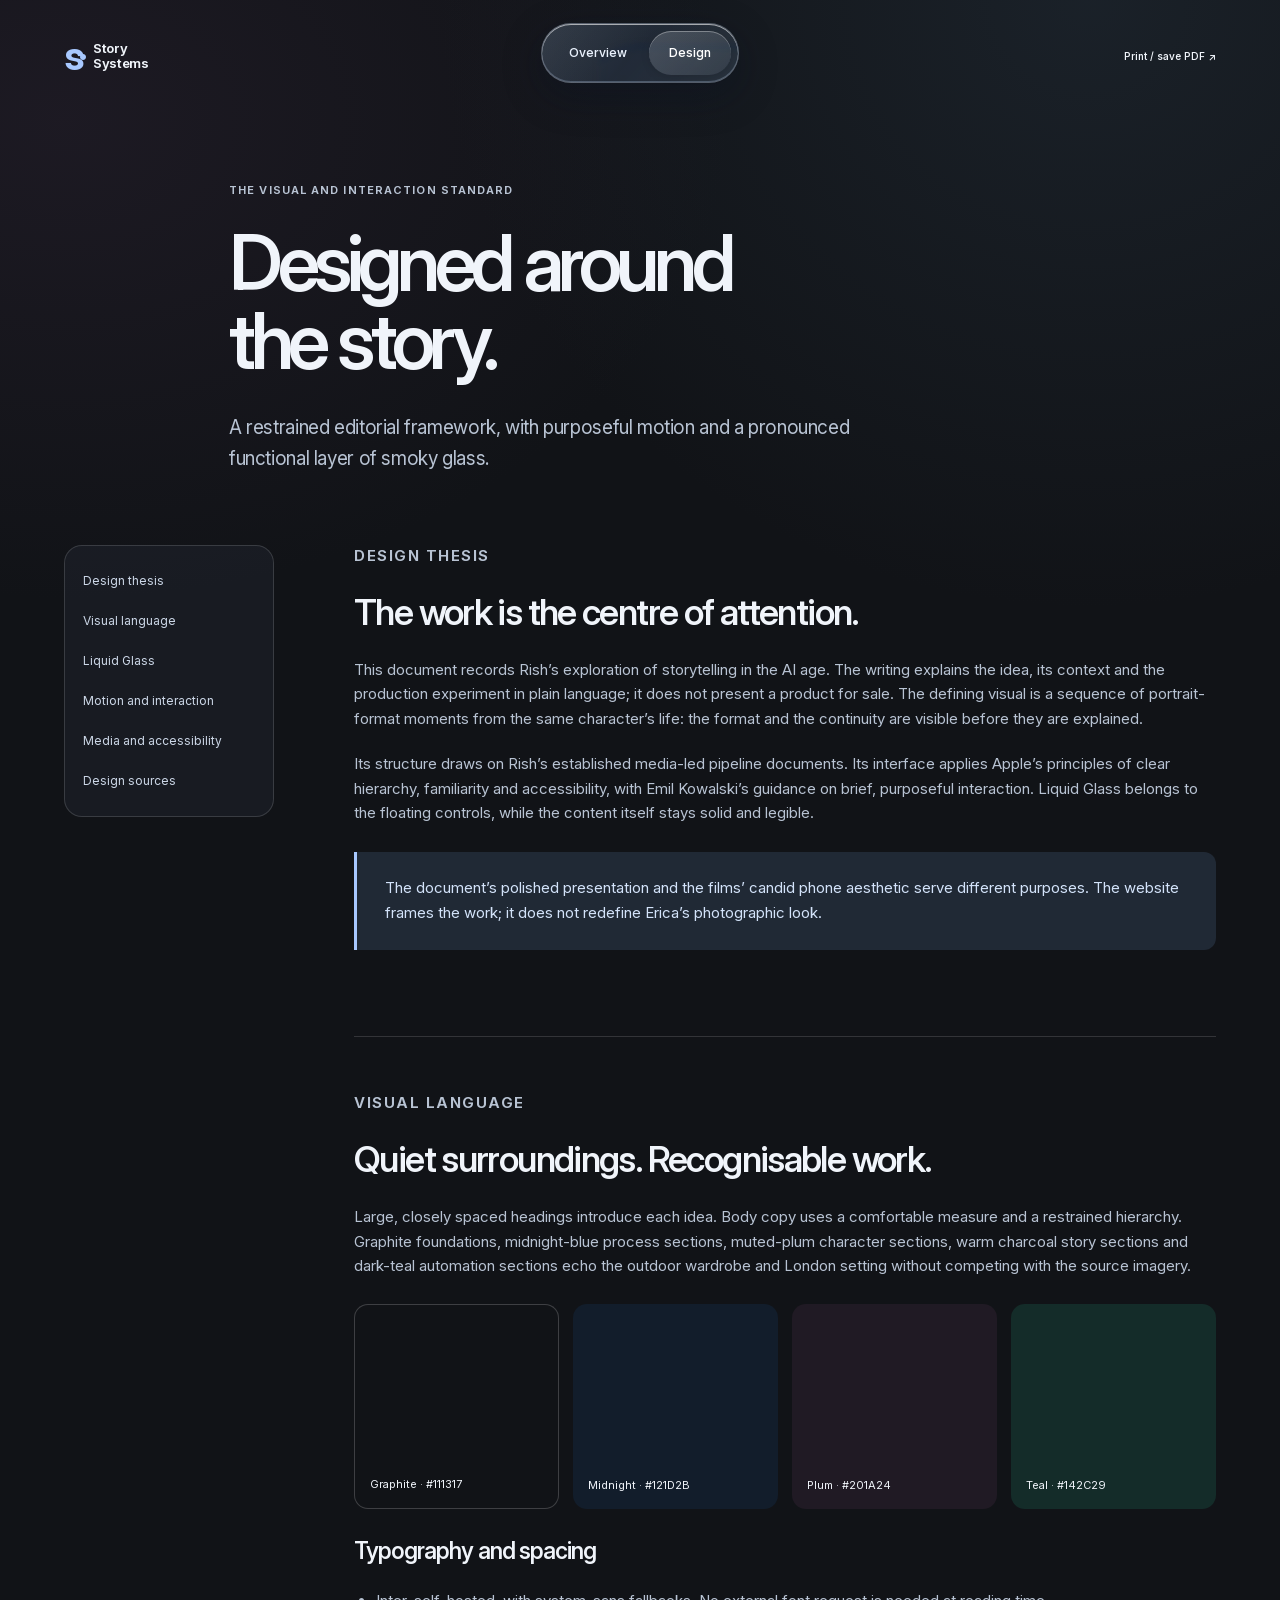
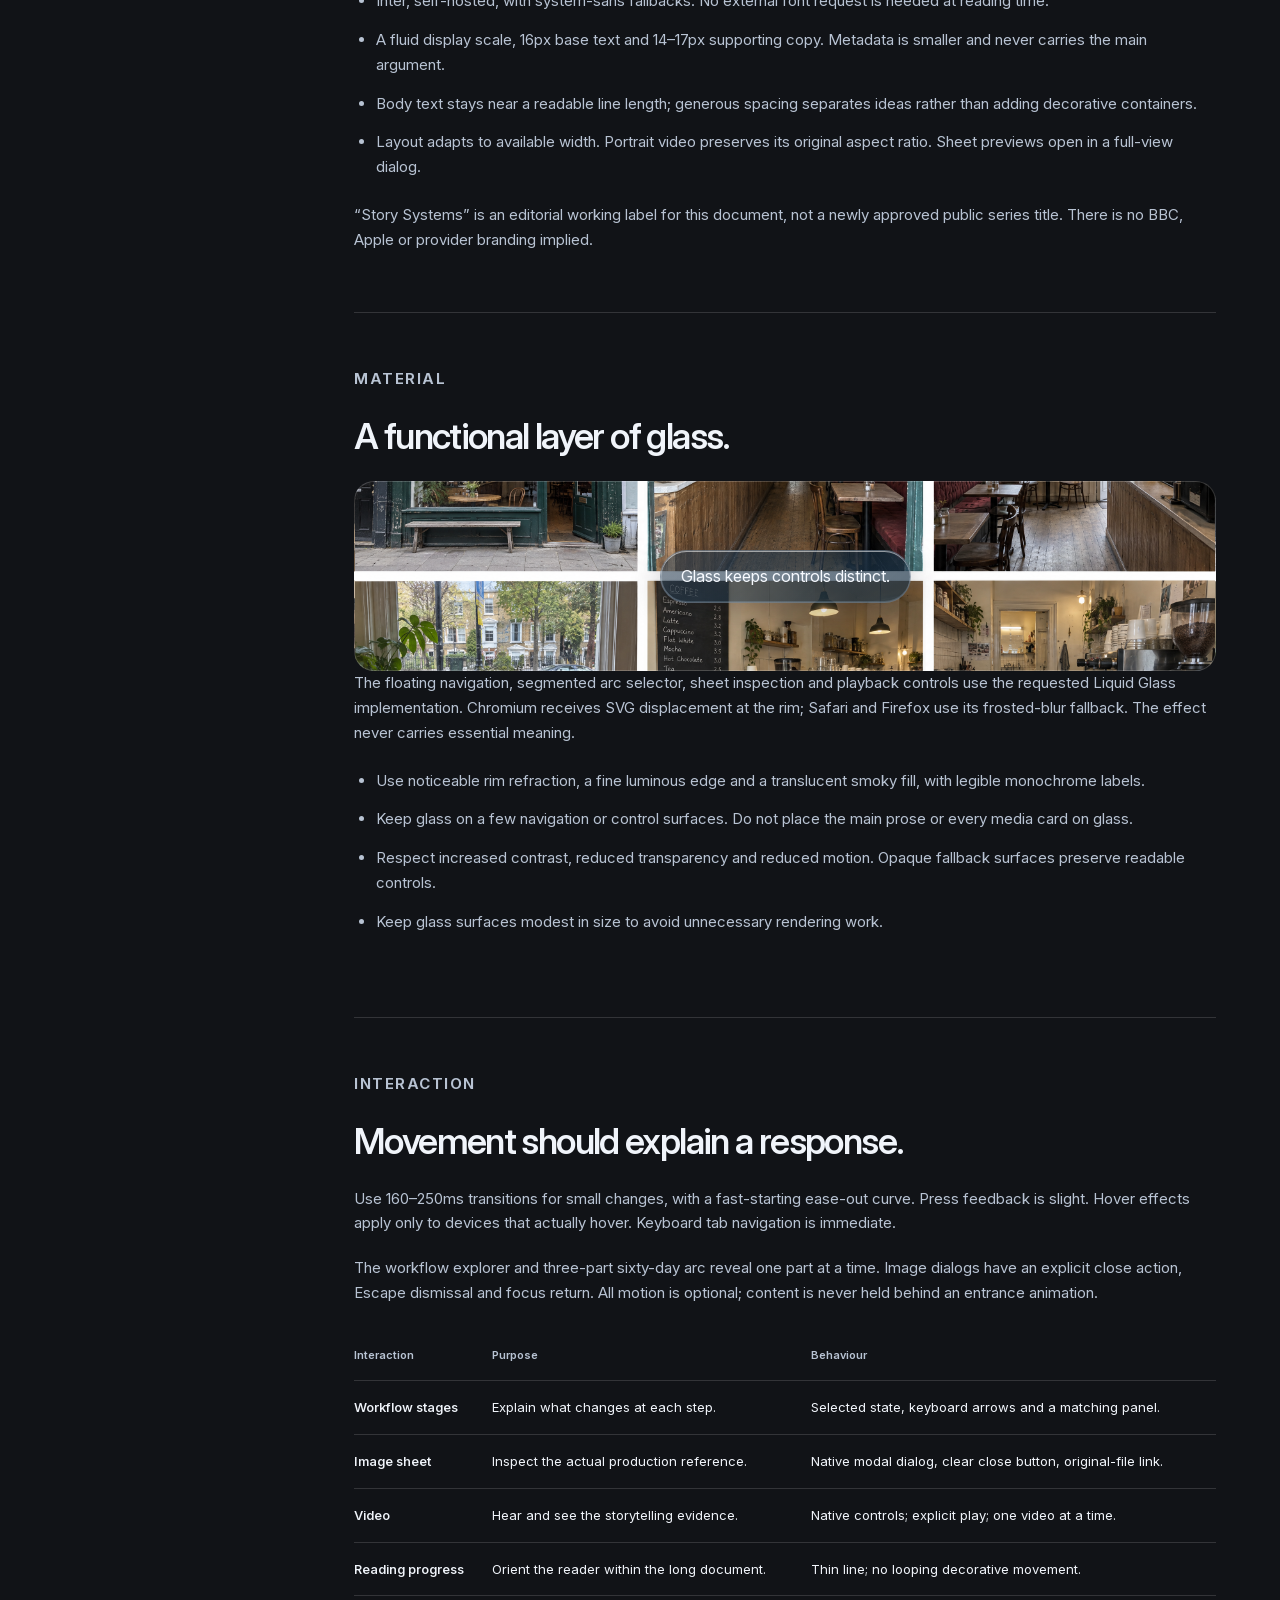
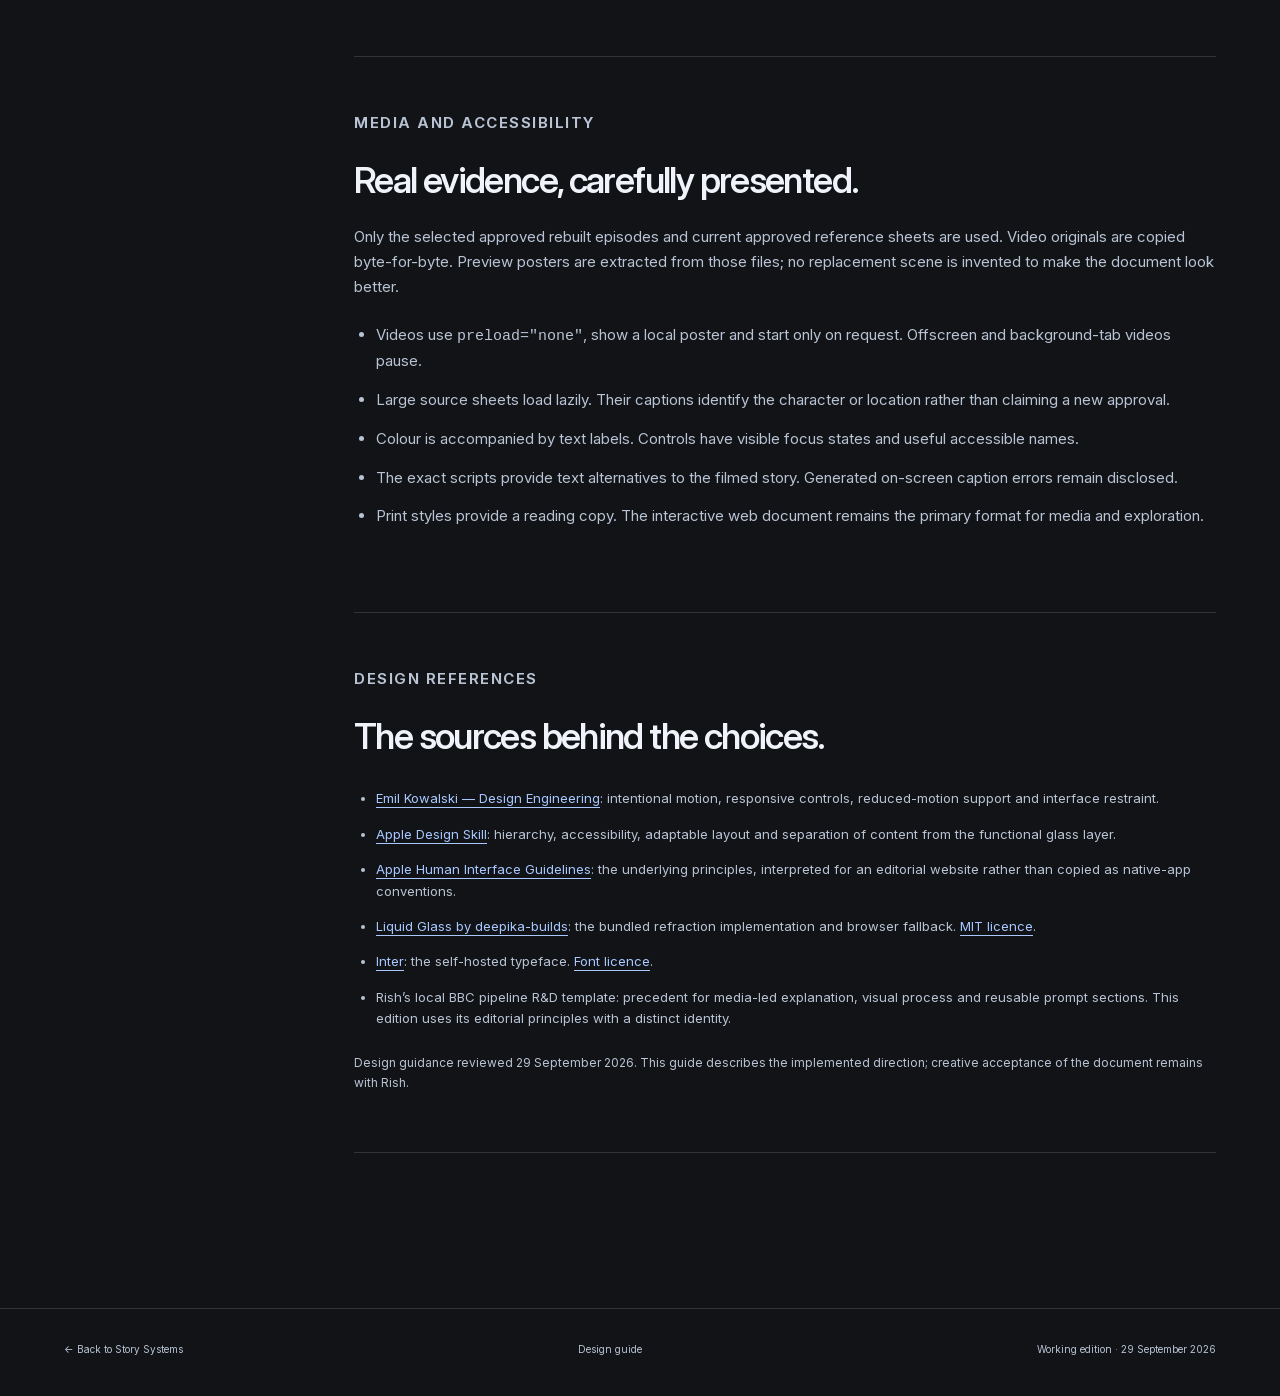
<file: design-guide.html>
<!doctype html><html lang="en"><head><meta charset="utf-8"><meta name="viewport" content="width=device-width,initial-scale=1"><meta name="description" content="A restrained editorial framework, with purposeful motion and a pronounced functional layer of smoky glass."><title>Design guide — Story Systems · V3</title><link rel="icon" href="shared/assets/mark.svg" type="image/svg+xml"><link rel="stylesheet" href="styles.css"><link rel="stylesheet" href="dark.css?v=3"><meta name="theme-color" content="#202a37"><script defer src="shared/vendor/liquid-glass.js"></script><script defer src="app.js?v=3"></script></head><body><a class="skip" href="#main">Skip to content</a><header class="site-header"><a class="wordmark" href="index.html"><span class="brand-icon" aria-hidden="true">s<span>·</span></span><span>Story<br>Systems</span></a><nav class="glass-nav" aria-label="Document navigation"><a href="index.html">Overview</a><a href="design-guide.html" aria-current="page">Design</a></nav><button class="print-action header-link" type="button">Print / save PDF ↗</button></header><main id="main"><div class="doc-hero wrap"><p class="eyebrow">The visual and interaction standard</p><h1>Designed around<br>the story.</h1><p class="hero-lead">A restrained editorial framework, with purposeful motion and a pronounced functional layer of smoky glass.</p></div><div class="doc-layout wrap"><nav class="doc-nav" aria-label="On this page"><a href="#direction">Design thesis</a><a href="#identity">Visual language</a><a href="#glass">Liquid Glass</a><a href="#motion">Motion and interaction</a><a href="#media">Media and accessibility</a><a href="#sources">Design sources</a></nav><article class="doc-content">
<section id="direction"><p class="eyebrow">Design thesis</p><h2>The work is the centre of attention.</h2><p>This document records Rish’s exploration of storytelling in the AI age. The writing explains the idea, its context and the production experiment in plain language; it does not present a product for sale. The defining visual is a sequence of portrait-format moments from the same character’s life: the format and the continuity are visible before they are explained.</p><p>Its structure draws on Rish’s established media-led pipeline documents. Its interface applies Apple’s principles of clear hierarchy, familiarity and accessibility, with Emil Kowalski’s guidance on brief, purposeful interaction. Liquid Glass belongs to the floating controls, while the content itself stays solid and legible.</p><div class="doc-callout"><p>The document’s polished presentation and the films’ candid phone aesthetic serve different purposes. The website frames the work; it does not redefine Erica’s photographic look.</p></div></section>
<section id="identity"><p class="eyebrow">Visual language</p><h2>Quiet surroundings. Recognisable work.</h2><p>Large, closely spaced headings introduce each idea. Body copy uses a comfortable measure and a restrained hierarchy. Graphite foundations, midnight-blue process sections, muted-plum character sections, warm charcoal story sections and dark-teal automation sections echo the outdoor wardrobe and London setting without competing with the source imagery.</p><div class="swatches"><div class="swatch" style="background:#111317;border:1px solid #ffffff30">Graphite · #111317</div><div class="swatch" style="background:#121d2b;color:#f0f4fa">Midnight · #121D2B</div><div class="swatch" style="background:#201a24;color:#f0f4fa">Plum · #201A24</div><div class="swatch" style="background:#142c29">Teal · #142C29</div></div><h3>Typography and spacing</h3><ul><li>Inter, self-hosted, with system-sans fallbacks. No external font request is needed at reading time.</li><li>A fluid display scale, 16px base text and 14–17px supporting copy. Metadata is smaller and never carries the main argument.</li><li>Body text stays near a readable line length; generous spacing separates ideas rather than adding decorative containers.</li><li>Layout adapts to available width. Portrait video preserves its original aspect ratio. Sheet previews open in a full-view dialog.</li></ul><p>“Story Systems” is an editorial working label for this document, not a newly approved public series title. There is no BBC, Apple or provider branding implied.</p></section>
<section id="glass"><p class="eyebrow">Material</p><h2>A functional layer of glass.</h2><div class="design-demo"><button class="sample-glass" onclick="this.textContent=this.textContent==='Glass keeps controls distinct.'?'Content stays in focus.':'Glass keeps controls distinct.'">Glass keeps controls distinct.</button></div><p>The floating navigation, segmented arc selector, sheet inspection and playback controls use the requested Liquid Glass implementation. Chromium receives SVG displacement at the rim; Safari and Firefox use its frosted-blur fallback. The effect never carries essential meaning.</p><ul><li>Use noticeable rim refraction, a fine luminous edge and a translucent smoky fill, with legible monochrome labels.</li><li>Keep glass on a few navigation or control surfaces. Do not place the main prose or every media card on glass.</li><li>Respect increased contrast, reduced transparency and reduced motion. Opaque fallback surfaces preserve readable controls.</li><li>Keep glass surfaces modest in size to avoid unnecessary rendering work.</li></ul></section>
<section id="motion"><p class="eyebrow">Interaction</p><h2>Movement should explain a response.</h2><p>Use 160–250ms transitions for small changes, with a fast-starting ease-out curve. Press feedback is slight. Hover effects apply only to devices that actually hover. Keyboard tab navigation is immediate.</p><p>The workflow explorer and three-part sixty-day arc reveal one part at a time. Image dialogs have an explicit close action, Escape dismissal and focus return. All motion is optional; content is never held behind an entrance animation.</p><div class="table-scroll"><table><thead><tr><th>Interaction</th><th>Purpose</th><th>Behaviour</th></tr></thead><tbody><tr><td>Workflow stages</td><td>Explain what changes at each step.</td><td>Selected state, keyboard arrows and a matching panel.</td></tr><tr><td>Image sheet</td><td>Inspect the actual production reference.</td><td>Native modal dialog, clear close button, original-file link.</td></tr><tr><td>Video</td><td>Hear and see the storytelling evidence.</td><td>Native controls; explicit play; one video at a time.</td></tr><tr><td>Reading progress</td><td>Orient the reader within the long document.</td><td>Thin line; no looping decorative movement.</td></tr></tbody></table></div></section>
<section id="media"><p class="eyebrow">Media and accessibility</p><h2>Real evidence, carefully presented.</h2><p>Only the selected approved rebuilt episodes and current approved reference sheets are used. Video originals are copied byte-for-byte. Preview posters are extracted from those files; no replacement scene is invented to make the document look better.</p><ul><li>Videos use <code>preload="none"</code>, show a local poster and start only on request. Offscreen and background-tab videos pause.</li><li>Large source sheets load lazily. Their captions identify the character or location rather than claiming a new approval.</li><li>Colour is accompanied by text labels. Controls have visible focus states and useful accessible names.</li><li>The exact scripts provide text alternatives to the filmed story. Generated on-screen caption errors remain disclosed.</li><li>Print styles provide a reading copy. The interactive web document remains the primary format for media and exploration.</li></ul></section>
<section id="sources"><p class="eyebrow">Design references</p><h2>The sources behind the choices.</h2><ul class="sourcelist"><li><a href="https://github.com/emilkowalski/skills/blob/main/skills/emil-design-eng/SKILL.md" target="_blank" rel="noopener">Emil Kowalski — Design Engineering</a>: intentional motion, responsive controls, reduced-motion support and interface restraint.</li><li><a href="https://github.com/dickwu/apple-design-skill" target="_blank" rel="noopener">Apple Design Skill</a>: hierarchy, accessibility, adaptable layout and separation of content from the functional glass layer.</li><li><a href="https://developer.apple.com/design/human-interface-guidelines/" target="_blank" rel="noopener">Apple Human Interface Guidelines</a>: the underlying principles, interpreted for an editorial website rather than copied as native-app conventions.</li><li><a href="https://github.com/deepika-builds/liquid-glass" target="_blank" rel="noopener">Liquid Glass by deepika-builds</a>: the bundled refraction implementation and browser fallback. <a href="shared/vendor/liquid-glass-LICENSE">MIT licence</a>.</li><li><a href="https://rsms.me/inter/" target="_blank" rel="noopener">Inter</a>: the self-hosted typeface. <a href="shared/vendor/Inter-LICENSE.txt">Font licence</a>.</li><li>Rish’s local BBC pipeline R&amp;D template: precedent for media-led explanation, visual process and reusable prompt sections. This edition uses its editorial principles with a distinct identity.</li></ul><p class="file-note">Design guidance reviewed 29 September 2026. This guide describes the implemented direction; creative acceptance of the document remains with Rish.</p></section>
</article></div></main><footer class="wrap"><a href="index.html">← Back to Story Systems</a><div><a href="design-guide.html">Design guide</a></div><span>Working edition · 29 September 2026</span></footer></body></html>
</file>
<file: styles.css>
@font-face{font-family:Inter;src:url('shared/assets/InterVariable.woff2') format('woff2');font-weight:100 900;font-display:swap}
:root{--paper:#f7f8fa;--white:#fff;--ink:#18212a;--muted:#5a6470;--line:#dbe0e6;--blue:#244bd8;--pale:#edf1ff;--ease:cubic-bezier(.23,1,.32,1);--max:1240px;--gutter:clamp(22px,5vw,80px)}
*{box-sizing:border-box}html{scroll-behavior:smooth;scroll-padding-top:105px}body{margin:0;background:var(--paper);color:var(--ink);font-family:Inter,-apple-system,BlinkMacSystemFont,'Segoe UI',sans-serif;font-size:16px;line-height:1.65;-webkit-font-smoothing:antialiased}button,a{-webkit-tap-highlight-color:transparent}a{color:inherit;text-decoration:none}button{font:inherit;color:inherit;cursor:pointer}img{display:block;max-width:100%;height:auto}figure,p,h1,h2,h3,h4{margin:0}p+p{margin-top:20px}h1,h2,h3,h4{font-weight:570;line-height:1.1;letter-spacing:-.045em;text-wrap:balance}h1{font-size:clamp(64px,7.1vw,104px);line-height:1.025;letter-spacing:-.07em}h2{font-size:clamp(37px,4.4vw,62px)}h3{font-size:28px}h4{font-size:22px}em{font-style:normal;color:var(--blue)}a:focus-visible,button:focus-visible,summary:focus-visible,[tabindex]:focus-visible{outline:3px solid var(--blue);outline-offset:5px;border-radius:6px}button:active,.button:active{transform:scale(.98)}.wrap{max-width:calc(var(--max) + 2*var(--gutter));margin:0 auto;padding-left:var(--gutter);padding-right:var(--gutter)}.section{padding-top:120px;padding-bottom:120px}.eyebrow,.label{font-size:11px;line-height:1.5;font-weight:650;letter-spacing:.1em;text-transform:uppercase}.eyebrow{color:var(--muted);margin-bottom:26px}.label{color:var(--blue)}.quiet{color:#737d88}.large{font-size:26px;line-height:1.45;letter-spacing:-.025em}.reading{max-width:570px}.reading>p:not(.large){color:var(--muted)}.section-head{display:flex;align-items:flex-end;justify-content:space-between;gap:60px;margin-bottom:56px}.section-deck{max-width:360px;color:var(--muted);font-size:17px;line-height:1.65}.text-link{font-size:14px;font-weight:600;display:inline-flex;align-items:center;gap:18px;min-height:44px}.text-link:hover{text-decoration:underline;text-underline-offset:5px}.button{display:inline-flex;align-items:center;justify-content:center;gap:12px;border-radius:99px;padding:15px 24px;font-size:14px;font-weight:600;min-height:50px;transition:transform 160ms var(--ease),background-color 160ms ease}.primary{background:var(--blue);color:white;border:1px solid var(--blue)}.primary:hover{background:#193ab4}.skip{position:fixed;top:-70px;left:20px;background:white;padding:15px;z-index:200}.skip:focus{top:10px}
.site-header{height:112px;display:flex;align-items:center;justify-content:space-between;padding:0 var(--gutter);max-width:calc(var(--max) + 2*var(--gutter));margin:auto;position:relative;z-index:30}.wordmark{display:flex;align-items:center;gap:12px;font-size:13px;font-weight:650;line-height:1.15;letter-spacing:-.025em}.brand-icon{font-size:40px;line-height:40px;letter-spacing:-.15em;color:var(--blue);font-weight:650}.brand-icon span{font-size:35px}.glass-nav{position:fixed;top:26px;left:50%;transform:translateX(-50%);display:flex;gap:2px;border-radius:40px;padding:6px;background:linear-gradient(135deg,rgba(255,255,255,.8),rgba(241,244,249,.78));box-shadow:0 4px 20px #111b2a09,inset 0 1px 1px #fff,inset 0 0 0 1px #ffffffcf;backdrop-filter:blur(16px);isolation:isolate}.glass-nav a{font-size:12px;font-weight:550;padding:10px 18px;min-height:42px;border-radius:30px;display:flex;align-items:center;transition:background-color 180ms ease}.glass-nav a:hover,.glass-nav a.active{background:#ffffffba}.header-link{font-size:12px;font-weight:550;display:flex;gap:18px;align-items:center;min-height:44px}.hero{display:grid;grid-template-columns:1.12fr 1fr;align-items:center;min-height:680px;padding-top:35px;padding-bottom:85px;gap:24px}.hero .eyebrow{font-size:10px;letter-spacing:.06em;display:flex;align-items:center;gap:8px}.signal{width:6px;height:6px;border-radius:50%;background:var(--blue)}.hero-lead{max-width:445px;font-size:19px;line-height:1.65;color:var(--muted);margin-top:30px;letter-spacing:-.02em}.hero-actions{display:flex;gap:26px;align-items:center;margin-top:34px;flex-wrap:wrap}.hero-note{font-size:11px;color:var(--muted);margin-top:28px}.hero-art{height:570px;position:relative;isolation:isolate}.hero-art:before{content:'';position:absolute;inset:6% -10% -3% 0;background:radial-gradient(ellipse,#e0e7ef 0%,#edf1f5 50%,transparent 71%);z-index:-1}.hero-frame{position:absolute;border-radius:22px;background:#d4d8db;overflow:hidden;box-shadow:0 20px 45px #23344720;border:5px solid white;width:220px;aspect-ratio:480/854;top:55px}.hero-frame img{width:100%;height:100%;object-fit:cover}.hero-frame figcaption{position:absolute;bottom:0;left:0;right:0;padding:28px 15px 16px;background:linear-gradient(transparent,#0009);font-size:10px;font-weight:600;color:#fff;letter-spacing:.02em}.hero-frame.back-left{left:1%;top:75px;transform:rotate(-10deg);width:200px;filter:brightness(.9)}.hero-frame.back-right{right:-2%;top:40px;transform:rotate(9deg);width:220px;filter:brightness(.94)}.hero-frame.front{left:24%;top:76px;width:242px;transform:rotate(-1deg);z-index:2}.hero-play{position:absolute;top:42%;left:calc(50% - 30px);border:1px solid #ffffff99;border-radius:50%;width:60px;height:60px;display:grid;place-items:center;color:white;font-size:16px;background:#14233270;backdrop-filter:blur(12px)}.record-dot{display:inline-block;width:5px;height:5px;border-radius:50%;background:#fff;margin-right:7px}.orbit-note{position:absolute;bottom:0;right:8%;font-size:12px;line-height:1.5;color:var(--muted);text-align:right}.intro-strip{border-top:1px solid var(--line);border-bottom:1px solid var(--line)}.intro-strip>div{display:flex;justify-content:space-between;gap:24px;padding-top:23px;padding-bottom:23px;font-size:12px;color:var(--muted)}.essay-grid{display:grid;grid-template-columns:1fr 1fr;gap:80px}.statement{padding-top:8px;padding-bottom:100px;display:flex;justify-content:space-between;align-items:flex-end;gap:40px}.statement>p{font-size:clamp(30px,3.4vw,48px);line-height:1.2;letter-spacing:-.045em}.statement>p span{color:var(--blue)}.statement-note{font-size:12px;color:var(--muted);padding-bottom:5px}.system-section{background:#edf0f5}.pipeline{display:grid;grid-template-columns:1fr 1.42fr;gap:65px}.stage-list{display:flex;flex-direction:column;align-self:start;border-top:1px solid #d3d9e2}.stage-list button{border:0;border-bottom:1px solid #d3d9e2;background:transparent;display:flex;text-align:left;align-items:center;gap:18px;padding:22px 6px;font-size:18px;letter-spacing:-.025em;line-height:1.4}.stage-list button>span:first-child{font-size:11px;color:var(--muted);letter-spacing:0}.stage-list button[aria-selected=true]{color:var(--blue)}.stage-arrow{margin-left:auto;opacity:0}.stage-list button[aria-selected=true] .stage-arrow{opacity:1}#stage-panel{background:var(--white);border-radius:22px;overflow:hidden;min-height:563px;box-shadow:0 6px 25px #18263b04}.stage-visual{height:220px;display:flex;align-items:center;justify-content:center;background:#dfe6f6;overflow:hidden;position:relative}.stage-glyph{font-size:29px;font-weight:550;line-height:1.2;letter-spacing:-.04em;color:#24427c;position:relative;z-index:1}.stage-visual:before,.stage-visual:after{content:'';width:180px;height:260px;border:1px solid #819bd641;border-radius:50%;position:absolute;transform:rotate(55deg);left:16%;top:-35%}.stage-visual:after{left:auto;right:6%;top:26%;width:240px;transform:rotate(-55deg)}.stage-visual img{width:100%;height:100%;object-fit:cover}.stage-body{padding:32px 34px}.stage-body h3{margin-top:14px;font-size:25px}.stage-body>p{margin-top:16px;font-size:15px;color:var(--muted)}.stage-output{border-top:1px solid var(--line);margin-top:23px;padding-top:17px}.stage-output>span{font-size:10px;text-transform:uppercase;letter-spacing:.08em;color:var(--muted)}.stage-output p{font-size:13px;margin-top:8px}.human-loop{margin-top:35px;border-top:1px solid #d3d9e2;padding-top:30px;display:flex;align-items:center;gap:25px}.loop-symbol{font-size:44px;color:var(--blue);font-weight:300}.human-loop strong{font-size:15px;font-weight:600}.human-loop p{font-size:13px;color:var(--muted);max-width:600px;margin-top:4px}.human-loop a{margin-left:auto;font-size:12px;font-weight:600;white-space:nowrap}
.erica-feature{display:grid;grid-template-columns:1.2fr 1fr;gap:58px;align-items:center}.sheet-button{display:block;border:0;background:#e9e8e5;width:100%;padding:0;overflow:hidden;border-radius:14px;position:relative;text-align:left}.sheet-button img{width:100%;height:auto;transition:transform 250ms var(--ease)}.erica-sheet{aspect-ratio:1.12}.erica-sheet img{width:100%;height:100%;object-fit:cover;object-position:3% 50%}.expand{position:absolute;bottom:12px;right:12px;padding:8px 13px;border-radius:30px;background:#ffffffed;color:var(--ink);font-size:10px;font-weight:550;box-shadow:0 1px 4px #0001;min-height:32px}.erica-story h3{font-size:34px;margin-top:20px;margin-bottom:22px}.erica-story>p:not(.label){font-size:15px;color:var(--muted)}.inline-facts{display:flex;gap:8px;flex-wrap:wrap;margin-top:26px}.inline-facts span{font-size:10px;border:1px solid var(--line);border-radius:30px;padding:7px 11px}.world-heading{margin-top:90px;margin-bottom:32px;display:flex;justify-content:space-between;gap:25px;align-items:end}.world-heading h3{font-size:26px}.world-heading p{font-size:13px;color:var(--muted);max-width:280px}.cast-grid{display:grid;grid-template-columns:repeat(3,1fr);gap:28px}.cast-grid h4{margin:23px 0 12px}.cast-grid p{font-size:14px;color:var(--muted);max-width:350px}.cast-grid .sheet-button{aspect-ratio:16/10}.cast-grid img{height:100%;object-fit:contain}.location-grid{margin-top:64px;display:grid;grid-template-columns:1fr 1fr;gap:28px}.location-grid .sheet-button{aspect-ratio:16/9}.location-grid .sheet-button img{width:100%;height:100%;object-fit:contain}.location-grid figcaption{display:flex;gap:22px;margin-top:20px;align-items:baseline}.location-grid strong{font-size:18px;font-weight:550;white-space:nowrap}.location-grid figcaption span{color:var(--muted);font-size:13px}.bench-note{display:flex;align-items:center;gap:25px;margin-top:40px;padding:24px 30px;background:#edf1f6;border-radius:12px}.bench-note p{font-size:14px;max-width:850px;color:var(--muted)}.bench-note strong{color:var(--ink);font-weight:600}.small-symbol{font-size:25px;color:var(--blue)}
.film-section{background:#17232f;color:#f7f8fa}.film-section .eyebrow{color:#b4c1ce}.film-section .section-deck{color:#b4c1ce}.film-grid{display:grid;grid-template-columns:repeat(3,1fr);gap:38px}.video-shell{border-radius:17px;overflow:hidden;background:#111923;aspect-ratio:480/854}.video-shell video{width:100%;height:100%;display:block;object-fit:contain}.film-meta{display:flex;justify-content:space-between;font-size:10px;letter-spacing:.06em;color:#b4c1ce;margin-top:24px}.film h3{margin:11px 0 17px;font-size:29px}.film>p{color:#c1ccd7;font-size:14px}.film details{border-top:1px solid #ffffff25;margin-top:22px;padding-top:12px}.film summary{font-size:12px;min-height:40px;display:flex;align-items:center;justify-content:space-between;cursor:pointer;list-style:none}.film summary:after{content:'+';font-size:20px}.film details[open] summary:after{content:'−'}.film details p{color:#b4c1ce;font-size:12px;line-height:1.65}.film details a{font-size:12px;display:inline-block;padding:15px 0;color:#e5edff;text-decoration:underline;text-underline-offset:4px}.media-footnote{font-size:11px;color:#b4c1ce;margin-top:38px}.arc-tabs{display:flex;border-bottom:1px solid var(--line);margin-bottom:10px}.arc-tabs button{border:0;border-bottom:2px solid transparent;background:transparent;padding:18px 28px 20px 0;margin-right:44px;font-size:12px;text-align:left;color:var(--muted);min-height:75px}.arc-tabs button span{display:block;font-size:22px;font-weight:550;letter-spacing:-.035em;color:var(--ink);margin-top:5px}.arc-tabs button[aria-selected=true]{border-bottom-color:var(--blue);color:var(--blue)}.arc-tabs button[aria-selected=true] span{color:var(--blue)}.arc-row{display:grid;grid-template-columns:70px 1fr 1.8fr;gap:25px;padding:22px 0;border-bottom:1px solid var(--line);align-items:baseline}.arc-day{font-size:12px;font-variant-numeric:tabular-nums;color:var(--muted)}.arc-row h3{font-size:18px;letter-spacing:-.025em}.arc-row p{font-size:14px;color:var(--muted)}.small-note{font-size:12px;color:var(--muted);margin-top:26px;max-width:730px}.craft-section{background:#e9edf4}.craft-grid{display:grid;grid-template-columns:repeat(4,1fr);gap:36px}.craft-mark{color:var(--blue);font-size:30px;font-weight:500;display:block;min-height:62px;letter-spacing:-.06em}.craft-grid h3{font-size:22px;margin-bottom:18px}.craft-grid p{font-size:14px;color:var(--muted)}.craft-bottom{border-top:1px solid #ccd4df;margin-top:50px;padding-top:32px;display:flex;gap:50px;justify-content:space-between;align-items:center}.craft-bottom p{font-size:14px;max-width:660px;color:var(--muted)}.craft-bottom strong{color:var(--ink);font-weight:600}.craft-bottom a{white-space:nowrap}.genre-grid{display:grid;grid-template-columns:repeat(3,1fr);gap:28px}.genre-grid article{padding:30px;border:1px solid var(--line);border-radius:15px;display:flex;flex-direction:column}.genre-grid h3{margin-top:26px;font-size:27px}.genre-grid p:not(.label){font-size:14px;color:var(--muted);margin:21px 0 28px}.status-chip{align-self:flex-start;font-size:10px;background:#e8edff;color:#2442a6;border-radius:30px;padding:6px 10px;margin-top:auto}.status-chip.neutral{background:#eceff3;color:#52606e}.status-section{padding-top:15px;display:grid;grid-template-columns:1fr 1fr;gap:90px}.status-section .section-deck{margin-top:28px}.status-rows>div{position:relative;padding:26px 0 26px 28px;border-top:1px solid var(--line)}.status-rows h3{font-size:20px}.status-rows p{margin-top:13px;font-size:14px;color:var(--muted)}.state-dot{position:absolute;left:0;top:32px;width:8px;height:8px;border-radius:50%;border:1px solid var(--blue)}.state-dot.ready{background:var(--blue)}.state-dot.evolving{background:linear-gradient(90deg,var(--blue) 50%,transparent 50%)}.state-dot.planned{border-color:#7b8793}.feed-section{display:grid;grid-template-columns:1fr 1fr;gap:80px;padding-top:64px;padding-bottom:64px;border-top:1px solid var(--line);border-bottom:1px solid var(--line)}.feed-section h2{font-size:40px}.feed-section>div>p:not(.eyebrow){font-size:15px;color:var(--muted);max-width:440px;margin-top:20px}.feed-pending{background:#e9edf3;border-radius:18px;padding:30px 35px;align-self:center}.feed-pending>span{float:right;color:var(--blue);font-size:25px}.feed-pending strong{font-size:15px;font-weight:600}.feed-pending p{font-size:13px!important;max-width:340px!important}.feed-pending a{margin-top:10px;font-size:12px}.closing{padding-top:100px;padding-bottom:95px}.closing>p{font-size:clamp(30px,3.8vw,53px);line-height:1.18;font-weight:520;letter-spacing:-.045em}.closing>p span{color:var(--muted)}.closing>div{display:flex;gap:30px;align-items:center;margin-top:35px;flex-wrap:wrap}footer{padding-top:32px;padding-bottom:40px;border-top:1px solid var(--line);font-size:10px;color:var(--muted);display:flex;justify-content:space-between;gap:25px;align-items:center}footer>div{display:flex;align-items:center;gap:22px}.print-action{border:0;background:transparent;padding:10px 0;font-size:10px;min-height:40px}.scroll-progress{position:fixed;bottom:0;left:0;width:0;height:2px;background:var(--blue);z-index:99;pointer-events:none}
dialog{width:min(1300px,94vw);max-height:92dvh;border:1px solid #d9dee7;border-radius:20px;padding:20px;background:#f7f8fa;color:var(--ink);box-shadow:0 40px 100px #0004}dialog::backdrop{background:#101924b0;backdrop-filter:blur(8px)}.dialog-top{display:flex;justify-content:space-between;align-items:center;gap:20px;margin-bottom:16px;font-size:14px}.close-dialog{border:0;border-radius:50%;background:#e9edf3;width:44px;height:44px;font-size:24px;flex-shrink:0}dialog>img{width:100%;max-height:calc(92dvh - 145px);object-fit:contain}dialog>a{display:inline-block;font-size:12px;margin-top:15px;text-decoration:underline}body.modal-open{overflow:hidden}
.doc-hero{padding-top:70px;padding-bottom:70px;max-width:950px}.doc-hero h1{font-size:clamp(48px,6vw,80px)}.doc-hero .hero-lead{max-width:680px}.doc-layout{display:grid;grid-template-columns:210px 1fr;gap:80px;padding-bottom:100px}.doc-nav{position:sticky;top:110px;align-self:start;display:flex;flex-direction:column;border-top:1px solid var(--line);padding-top:15px}.doc-nav a{font-size:12px;padding:10px 0;min-height:40px}.doc-content{min-width:0}.doc-content section{padding:0 0 60px;margin-bottom:55px;border-bottom:1px solid var(--line);scroll-margin-top:120px}.doc-content h2{font-size:36px;margin-bottom:25px}.doc-content h3{font-size:23px;margin-top:30px;margin-bottom:18px}.doc-content p,.doc-content li{font-size:15px;color:var(--muted)}.doc-content strong{color:var(--ink);font-weight:600}.doc-content ul,.doc-content ol{padding-left:22px}.doc-content li{padding:7px 0}.doc-content a:not(.button){color:var(--blue);text-decoration:underline;text-underline-offset:4px}.doc-content table{width:100%;border-collapse:collapse;font-size:13px;line-height:1.6;margin-top:25px}.doc-content th{text-align:left;font-size:11px;font-weight:600;color:var(--muted)}.doc-content td,.doc-content th{padding:16px 15px 16px 0;border-bottom:1px solid var(--line);vertical-align:top}.doc-content td:first-child{font-weight:550;min-width:100px}.table-scroll{overflow-x:auto}.doc-callout{padding:24px 28px;border-left:3px solid var(--blue);background:var(--pale);border-radius:0 12px 12px 0;margin:26px 0}.doc-callout p{color:#324878}.doc-content pre{background:#192631;color:#edf4ff;padding:25px;border-radius:15px;white-space:pre-wrap;overflow-wrap:anywhere;font-size:12px;line-height:1.8}.doc-content details{border-top:1px solid var(--line);padding:18px 0}.doc-content summary{cursor:pointer;font-size:15px;font-weight:550;min-height:36px}.doc-content details>p{margin-top:15px}.swatches{display:grid;grid-template-columns:repeat(4,1fr);gap:14px;margin:25px 0}.swatch{aspect-ratio:1;border-radius:14px;padding:15px;display:flex;align-items:flex-end;font-size:11px}.design-demo{padding:40px;border-radius:20px;background:#d7e0f3 url('shared/assets/cafe.png') center/cover;display:flex;justify-content:center;align-items:center;min-height:190px}.sample-glass{padding:12px 20px;border-radius:30px;color:#142332;background:#ffffffbb;box-shadow:inset 0 1px #fff,0 5px 20px #0001;min-height:46px}.doc-content .sourcelist li{font-size:13px}.file-note{font-size:12px!important}.doc-footer{margin-top:0}
@media(hover:hover) and (pointer:fine){.sheet-button:hover img{transform:scale(1.025)}.hero-play:hover{background:#14233299}.doc-nav a:hover{color:var(--blue)}}
@media(min-width:1600px){.hero-art{max-width:560px}.hero-frame.back-right{right:0}}
@media(max-width:1100px){.hero-art{height:510px}.hero-frame.front{width:215px;left:19%;top:83px}.hero-frame.back-left{width:175px;left:0;top:68px}.hero-frame.back-right{width:184px;right:-1%}.hero-lead{font-size:17px}.hero-actions{gap:14px}.hero-art .orbit-note{right:0;bottom:5px}.hero{min-height:610px;gap:20px}.section{padding-top:90px;padding-bottom:90px}.pipeline{gap:35px}.craft-grid{grid-template-columns:repeat(2,1fr);gap:40px}.film-grid{gap:25px}.erica-feature{gap:30px}.doc-layout{gap:45px;grid-template-columns:170px 1fr}}
@media(max-width:760px){html{scroll-padding-top:90px}.site-header{height:86px}.wordmark{font-size:11px;gap:8px}.brand-icon{font-size:32px}.glass-nav{top:16px;left:auto;right:var(--gutter);transform:none;padding:4px}.glass-nav a{font-size:11px;padding:9px 12px;min-height:40px}.header-link{display:none}.hero{grid-template-columns:1fr;padding-top:30px;padding-bottom:35px;gap:20px;min-height:0}.hero h1{font-size:clamp(61px,12vw,86px)}.hero .eyebrow{font-size:9px}.hero-lead{font-size:17px;max-width:520px;margin-top:25px}.hero-art{height:480px;max-width:430px;width:100%;margin:0 auto}.hero-frame.front{width:210px;left:25%;top:38px}.hero-frame.back-left{width:174px;left:1%;top:41px}.hero-frame.back-right{width:180px;right:0;top:25px}.hero-art .orbit-note{bottom:5px;right:2%}.hero-note{margin-top:18px}.hero-actions{margin-top:25px}.hero-actions .text-link{font-size:12px}.hero-actions .button{font-size:12px;padding:13px 18px}.intro-strip>div{display:grid;grid-template-columns:1fr 1fr;gap:12px;font-size:11px}.section{padding-top:65px;padding-bottom:65px}.essay-grid,.erica-feature,.pipeline,.status-section,.feed-section{grid-template-columns:1fr;gap:35px}.section-head{display:block;margin-bottom:34px}.section-deck{margin-top:25px;max-width:520px;font-size:15px}.reading .large{font-size:23px}.statement{display:block;padding-bottom:65px}.statement-note{margin-top:25px}.pipeline .stage-list{display:grid;grid-template-columns:1fr 1fr}.stage-list button{padding:15px 8px;font-size:14px;gap:10px}.stage-arrow{display:none}.stage-list button:last-child{grid-column:span 2}.stage-visual{height:180px}.stage-body{padding:25px}#stage-panel{min-height:500px}.human-loop{align-items:flex-start;gap:18px;flex-wrap:wrap}.human-loop a{margin-left:48px}.erica-sheet{aspect-ratio:1.45}.erica-story h3{font-size:30px}.world-heading{display:block;margin-top:60px}.world-heading p{margin-top:17px;max-width:none}.cast-grid{grid-template-columns:1fr;gap:35px}.cast-grid .sheet-button{aspect-ratio:16/9}.cast-grid p{max-width:500px}.location-grid{grid-template-columns:1fr;gap:35px;margin-top:40px}.location-grid figcaption{gap:20px}.bench-note{padding:20px;align-items:flex-start}.film-grid{display:grid;grid-template-columns:1fr;gap:50px;max-width:450px;margin:auto}.video-shell{max-width:360px;margin:auto}.film h3{font-size:28px}.film-meta{margin-top:22px}.media-footnote{font-size:10px;line-height:1.8}.arc-tabs button{margin-right:0;padding:14px 12px 14px 0;flex:1;font-size:10px}.arc-tabs button span{font-size:18px}.arc-row{grid-template-columns:44px 1fr;gap:10px;padding:20px 0}.arc-row p{grid-column:2}.arc-row h3{font-size:18px}.craft-grid{grid-template-columns:1fr 1fr;gap:28px}.craft-grid h3{font-size:20px}.craft-grid p{font-size:13px}.craft-bottom{display:block}.craft-bottom a{margin-top:20px}.genre-grid{grid-template-columns:1fr}.genre-grid article{padding:25px}.genre-grid h3{margin-top:18px}.genre-grid p:not(.label){margin:17px 0 20px}.status-section{padding-top:0}.feed-section{padding-top:50px;padding-bottom:50px}.feed-section h2{font-size:35px}.feed-pending{padding:25px}.closing{padding-top:65px;padding-bottom:60px}.closing>div{gap:15px}.closing .button{font-size:12px}.closing .text-link{font-size:12px}footer{flex-direction:column;align-items:flex-start;gap:12px}footer>div{flex-wrap:wrap}.doc-hero{padding-top:45px;padding-bottom:45px}.doc-layout{display:block}.doc-nav{position:static;display:flex;flex-direction:row;flex-wrap:wrap;gap:4px 22px;margin-bottom:40px}.doc-nav a{font-size:11px}.doc-content h2{font-size:31px}.doc-content h3{font-size:23px}.doc-content p,.doc-content li{font-size:14px}.swatches{grid-template-columns:repeat(2,1fr)}.doc-content table{font-size:12px}.doc-content td,.doc-content th{padding:12px 15px 12px 0}.doc-content section{padding-bottom:40px;margin-bottom:40px}}
@media(max-width:760px){.hero-art{overflow:clip;overflow-clip-margin:0}.hero-art:before{inset:0}.hero-frame.back-left{left:4%}.hero-frame.back-right{right:4%}}
@media(max-width:380px){.glass-nav a{padding:9px 9px;font-size:10px}.wordmark>span:last-child{display:none}.hero-art{height:440px}.hero-frame.front{width:180px;left:22%}.hero-frame.back-left{width:155px}.hero-frame.back-right{width:155px}.craft-grid{grid-template-columns:1fr}}
@media(prefers-reduced-motion:reduce){html{scroll-behavior:auto}*,*:before,*:after{animation:none!important;transition:none!important}.glass-nav,.glass-control,.sample-glass{backdrop-filter:none!important;-webkit-backdrop-filter:none!important}}
@media(prefers-reduced-transparency:reduce),(prefers-contrast:more){.glass-nav,.sample-glass{background:#fff!important;backdrop-filter:none!important;-webkit-backdrop-filter:none!important;border:1px solid #7b8793}.glass-control{background:#17232f!important;backdrop-filter:none!important}.quiet{color:#56616b}}
@media print{body{background:white;color:#111;font-size:11pt}.site-header,.glass-nav,.skip,.hero-art,.scroll-progress,.print-action,.hero-actions,.hero-note,.hero-play,.doc-nav,.feed-section,dialog{display:none!important}.wrap{padding-left:0;padding-right:0;max-width:none}.hero{display:block;padding:20px 0;min-height:0}.hero h1{font-size:48pt}.hero-lead{max-width:none}.section{padding:28px 0}.section-head{margin-bottom:20px}.section-head h2,h2{font-size:28pt}.section-deck{max-width:60%;font-size:11pt}.essay-grid{gap:25px}.statement{padding-bottom:25px}.pipeline{display:block}.stage-list{display:none}#stage-panel{min-height:0}.stage-visual{display:none}.human-loop{margin-top:15px}.film-section,.craft-section,.system-section{background:#f2f3f5;color:#111;padding:25px 15px}.film-grid{gap:20px}.film-section p,.film-section .eyebrow,.film-section .section-deck,.film-meta{color:#333}.video-shell{max-height:300px}.film details{display:block}.film details p{color:#333}.cast-grid,.genre-grid{gap:15px}.erica-feature{gap:20px}.erica-sheet{aspect-ratio:16/9}.world-heading{margin-top:30px}.location-grid{margin-top:30px}.craft-grid{gap:25px}.status-section{gap:30px}.closing{padding:25px 0}.closing>div{display:none}.closing p{font-size:24pt}a{color:inherit}p,h2,h3,h4{orphans:3;widows:3}.film,.genre-grid article,.arc-row,.cast-grid article,.doc-content details{break-inside:avoid}.doc-layout{display:block}.doc-content section{margin:0 0 20px;padding-bottom:20px}.doc-hero{padding:20px 0}.doc-hero h1{font-size:38pt}.doc-content h2{font-size:23pt}.doc-content h3{font-size:16pt}.doc-content pre{color:#111;background:#eee}.doc-content p,.doc-content li{font-size:10pt}footer{font-size:8pt;padding:20px 0}.expand{display:none}.arc-tabs{display:none}}

.video-shell{position:relative}.video-start{position:absolute;inset:0;border:0;width:100%;background:transparent;color:white;display:flex;flex-direction:column;align-items:center;justify-content:center;gap:16px}.video-start>span{width:62px;height:62px;display:grid;place-items:center;border-radius:50%;background:#17232fc9;border:1px solid #ffffff80;font-size:19px;box-shadow:0 3px 25px #0002;backdrop-filter:blur(10px)}.video-start>small{padding:5px 12px;border-radius:20px;background:#17232fcc;font-size:10px;font-weight:500}.video-start[hidden]{display:none}.video-start:hover>span{background:#244bd8}.video-error{position:absolute;bottom:20px;padding:12px;background:#17232f;color:white;font-size:12px}
</file>
<file: dark.css>
/* V2 — slate, pearl and a distinct functional layer of glass. */
@media screen {
  :root{color-scheme:dark;--paper:#111317;--white:#22262e;--ink:#f0f4fa;--muted:#b8c3d3;--line:#ffffff24;--blue:#a8c8ff;--pale:#202935}
  body{background:radial-gradient(ellipse 65% 780px at 85% 0%,#28364366,transparent 78%),radial-gradient(ellipse 65% 600px at 5% 120px,#34273b55,transparent 80%),var(--paper)}
  ::selection{background:#a8c8ff;color:#202a37}
  .quiet{color:#a0aec1}.signal{box-shadow:0 0 16px #a8c8fF80}
  .primary{background:linear-gradient(145deg,#bdd8ff,#92b7ed);color:#18273d;border:1px solid #dceaff99;box-shadow:inset 0 1px 0 #fff9,0 8px 30px #070e1930}
  .primary:hover{background:#c6ddff}
  .skip{background:#35465c;color:#fff}
  .glass-nav,.hero-play,.sample-glass,.arc-tabs,.expand,.video-start>span{
    background:linear-gradient(135deg,#e8f3ff28 0%,#d8eaff0a 44%,#93acd91a 75%,#eaf4ff28 100%);
    border:1px solid #e6f0ff40;
    box-shadow:inset 0 1px 0 #fff8,inset 1px 0 0 #e9f4ff24,inset 0 -1px 0 #a1bddb38,0 8px 32px #070e193d;
    backdrop-filter:blur(20px) saturate(1.35);-webkit-backdrop-filter:blur(20px) saturate(1.35);color:#f7faff;
  }
  .glass-nav{padding:7px;top:23px;background:linear-gradient(130deg,#8fabc842,#33425672 47%,#718aa138);box-shadow:inset 0 1px 0 #fff9,inset 0 -1px 0 #c7ddff40,0 12px 40px #080f244d}
  .glass-nav a{min-height:44px;padding:11px 20px;color:#e9f1fc}
  .glass-nav a:hover,.glass-nav a.active,.glass-nav a[aria-current=page]{background:linear-gradient(140deg,#eef6ff30,#c7d8ec13);box-shadow:inset 0 1px 0 #fff5,0 2px 8px #0002;color:#fff}
  .hero-art:before{inset:-10% -8%;background:radial-gradient(ellipse at 65% 38%,#86c4db32,transparent 65%),radial-gradient(ellipse at 25% 70%,#96a0f02e,transparent 65%)}
  .hero-frame{border:4px solid #afc8e13b;box-shadow:0 30px 70px #080e1c66,0 0 0 1px #eef6ff22;background:#344352}
  .hero-play{width:68px;height:68px;left:calc(50% - 34px);background:linear-gradient(135deg,#deeaff40,#243c5360);box-shadow:inset 0 1px 0 #fff9,inset 0 -1px 0 #fff3,0 8px 32px #0005}
  .intro-strip{background:#ffffff02}.system-section{background:linear-gradient(145deg,#121d2b,#151c28)}
  .stage-list,.stage-list button,.human-loop{border-color:var(--line)}
  .stage-list button{padding-left:14px;padding-right:14px}
  .stage-list button[aria-selected=true]{background:linear-gradient(90deg,#a8c8ff13,transparent);box-shadow:inset 2px 0 #a8c8ff}
  #stage-panel{border:1px solid #ffffff20;box-shadow:0 18px 50px #0b132324;background:#1d2838}
  .stage-visual{background:radial-gradient(ellipse at 30% 10%,#324760,#1d2d43 72%)}
  .stage-glyph{color:#e0ecff}.stage-visual:before,.stage-visual:after{border-color:#c0d7ff40}
  .sheet-button{background:#23242b;border:1px solid #ffffff26}
  .expand{padding:10px 16px;min-height:40px;background:linear-gradient(135deg,#233344ae,#273951ce);font-size:11px}
  .bench-note,.feed-pending{background:#24202b;border:1px solid #ffffff12}
  .film-section{background:linear-gradient(155deg,#101719,#0d1417 75%);border-top:1px solid #ffffff17;border-bottom:1px solid #ffffff17}
  .video-shell{border:1px solid #d9eaff30;box-shadow:0 16px 45px #0a132d40}
  .video-start>span{width:72px;height:72px;background:linear-gradient(135deg,#e5f1ff50,#1e344777)}
  .video-start:hover>span{background:#aac6e84d}.video-start>small{background:#243448df}
  .arc-tabs{display:inline-flex;max-width:100%;border-radius:28px;padding:7px;gap:7px;margin-bottom:25px;background:linear-gradient(135deg,#c3dcff1c,#4b658824);overflow:hidden}
  .arc-tabs button{padding:13px 25px;margin:0;border:1px solid transparent;border-radius:22px;min-height:74px;color:#bdcadb}
  .arc-tabs button span{font-size:20px;color:#e8eff8}
  .arc-tabs button[aria-selected=true]{border-color:#ffffff30;background:linear-gradient(135deg,#cbdfff32,#c1d9ff0d);box-shadow:inset 0 1px #fff6;color:#f5f8ff}
  .arc-tabs button[aria-selected=true] span{color:#fff}
  .craft-section{background:linear-gradient(135deg,#112420,#142c29)}.craft-bottom{border-color:var(--line)}
  .genre-grid article{background:#2a36461f}.status-chip{background:#a8c8ff19;color:#c2d9ff}.status-chip.neutral{background:#ffffff0c;color:#bfccdc}
  dialog{background:#1d232e;border-color:#e1eeff48;box-shadow:0 40px 120px #080d1980}dialog::backdrop{background:#0e1827ba}
  .close-dialog{background:#405069}.doc-callout p{color:#d3e3fa}.doc-content pre{background:#182536;border:1px solid #ffffff20}
  .doc-nav{border:1px solid var(--line);border-radius:18px;background:#24283270;padding:15px 18px}.doc-nav a{color:#ccd7e7}
  .sample-glass{background:linear-gradient(135deg,#263b5090,#183044b0)}
  .design-demo{border:1px solid #ffffff30}

  #erica{--blue:#d0b4db;background:#201a24;box-shadow:0 0 0 100vmax #201a24;clip-path:inset(0 -100vmax)}
  #erica .bench-note{background:#2b2430}
  #arc{--blue:#dfc8a2;background:#1c1b19;box-shadow:0 0 0 100vmax #1c1b19;clip-path:inset(0 -100vmax)}
  #arc .arc-tabs{background:linear-gradient(135deg,#e9d7bd22,#6b60501a)}
  #craft{--blue:#a4d6c5}
  #possibilities .genre-grid article:nth-child(1){background:#251d29;border-color:#d0b4db29;--blue:#d0b4db}
  #possibilities .genre-grid article:nth-child(2){background:#25221b;border-color:#d9c3a329;--blue:#dfc8a2}
  #possibilities .genre-grid article:nth-child(3){background:#172624;border-color:#a4d6c529;--blue:#a4d6c5}
  #possibilities .status-chip{background:#ffffff09;color:var(--blue)}
  .feed-pending{background:#22202b}
  @media(hover:hover) and (pointer:fine){.hero-play:hover{background:#7b9ebe70}.doc-nav a:hover{color:#fff}}
  @media(max-width:760px){
    .glass-nav{top:16px;padding:5px}.glass-nav a{padding:9px 12px;font-size:11px;min-height:42px}
    .arc-tabs{width:100%;gap:2px;padding:5px;border-radius:23px}
    .arc-tabs button{flex:1;min-width:0;padding:12px 8px;border-radius:18px;font-size:10px;min-height:70px}
    .arc-tabs button span{font-size:15px;letter-spacing:-.03em}
    .doc-nav{padding:12px 16px}.hero-art:before{inset:0}
  }
  @media(max-width:380px){.glass-nav a{padding:9px 8px;font-size:10px}}
  @media(prefers-reduced-motion:reduce){.glass-nav,.hero-play,.sample-glass,.arc-tabs,.expand,.video-start>span{backdrop-filter:none!important;-webkit-backdrop-filter:none!important;background:#33445a}}
  @media(prefers-reduced-transparency:reduce),(prefers-contrast:more){.glass-nav,.hero-play,.sample-glass,.arc-tabs,.expand,.video-start>span{background:#33445a!important;backdrop-filter:none!important;-webkit-backdrop-filter:none!important;border:1px solid #bfd1e8;color:#fff}.quiet{color:#c6d1df}}
}

/* Concise sixty-day arc; no daily breakdown. */
.arc-summary{max-width:850px;padding:30px 0 8px;min-height:210px}
.arc-summary h3{font-size:clamp(24px,2.6vw,34px);margin-bottom:20px}
.arc-summary p{font-size:17px;line-height:1.8;color:var(--muted);max-width:780px}
@media(max-width:760px){.arc-summary{min-height:300px;padding-top:20px}.arc-summary p{font-size:15px}}
@media print{.arc-summary{min-height:0;break-inside:avoid;padding:20px 0}.arc-summary p{color:#333;font-size:11pt}}

/* V3 editorial additions use the accepted dark palette. */
.hero h1{font-size:clamp(56px,6.3vw,88px);letter-spacing:-.055em}
.hero-lead{max-width:475px}.hero-note{max-width:420px}
.process-context{display:grid;grid-template-columns:1fr 1fr;gap:65px;margin-bottom:50px;max-width:1100px;color:var(--muted);font-size:16px}
@media screen{.format-section{background:#1b191f;--blue:#d0b4db}.automation-section{background:linear-gradient(130deg,#112420,#142c29);--blue:#a4d6c5}}
@media(max-width:760px){.hero h1{font-size:clamp(53px,12vw,78px)}.process-context{grid-template-columns:1fr;gap:22px;font-size:15px}.process-context p+p{margin-top:0}}
@media print{.format-section,.automation-section{background:white;color:#111}.process-context{display:block;color:#333}}

/* Floating navigation: pointer movement is direct; the selection uses a FLIP animation. */
.movable-nav{z-index:100;width:max-content;max-width:calc(100vw - 20px);touch-action:none;user-select:none;-webkit-user-select:none;cursor:grab;will-change:transform}
.movable-nav a{position:relative;z-index:1;white-space:nowrap;flex-shrink:1;justify-content:center}
.glass-nav.movable-nav a.active,.glass-nav.movable-nav a[aria-current],.glass-nav.movable-nav a:hover{background:transparent;box-shadow:none}
.glass-nav.movable-nav a[data-selected]{color:#fff}
.nav-selection{position:absolute;pointer-events:none;border-radius:999px;transform-origin:0 0;background:linear-gradient(135deg,#f0f7ff38,#c7d8ec12);border:1px solid #f5faff28;box-shadow:inset 0 1px 0 #fff7,inset 0 -1px 0 #dceaff22,0 3px 12px #0002;will-change:transform}
.nav-handle{position:relative;z-index:1;display:grid;place-items:center;width:32px;min-width:32px;min-height:44px;padding:0;background:transparent;border:0;border-radius:30px;color:#c3cddd;cursor:grab;touch-action:none}
.nav-handle:hover{background:#ffffff0d;color:white}.nav-handle:active{transform:none}
.movable-nav.is-dragging,.movable-nav.is-dragging a,.movable-nav.is-dragging .nav-handle{cursor:grabbing}
.movable-nav.is-dragging{box-shadow:inset 0 1px 0 #fff9,inset 0 -1px 0 #c7ddff40,0 18px 55px #0006}
@media(max-width:760px){.site-header:has(.movable-nav){height:132px;align-items:flex-start;padding-top:22px}.movable-nav{gap:0;padding:5px}.glass-nav.movable-nav a{padding:9px 10px;font-size:11px;min-height:44px}.nav-handle{width:28px;min-width:28px}}
@media(max-width:380px){.glass-nav.movable-nav a{padding:9px 7px;font-size:10px}.nav-handle{width:26px;min-width:26px}}
@media(prefers-contrast:more){.nav-selection{background:#56647b;border:1px solid #fff}}

/* The automation vision, shown as a readable sequence with two explicit loops. */
.automation-intro,.automation-outro{max-width:870px;color:var(--muted);font-size:17px;line-height:1.8}
.automation-intro{margin-bottom:48px}.automation-outro{margin-top:38px}
.automation-map{margin:0}
.foundation-block,.daily-block,.review-node,.publish-node{border:1px solid #aacfc12e;border-radius:20px;padding:28px;background:#152c28}
.foundation-block{background:#1b2831;border-color:#bad2ec30}.map-heading{display:flex;align-items:center;gap:16px;margin-bottom:26px}
.map-heading h3{font-size:24px;letter-spacing:-.025em;line-height:1.2}.map-heading p{font-size:13px;color:var(--muted);margin-top:5px}
.map-number{font-size:12px;flex:0 0 36px;width:36px;height:36px;border:1px solid #ffffff35;border-radius:50%;display:grid;place-items:center;color:#e2ede8;font-variant-numeric:tabular-nums}
.foundation-grid{display:grid;grid-template-columns:repeat(4,1fr);gap:28px}
.foundation-grid>div{padding-top:18px;border-top:1px solid #ffffff20}
.foundation-grid svg{width:32px;height:32px;fill:none;stroke:#a8c8ff;stroke-width:1.4;stroke-linecap:round;stroke-linejoin:round;margin-bottom:14px}
.foundation-grid h4,.daily-flow h4{font-size:18px;line-height:1.3;letter-spacing:-.02em;margin-bottom:10px}
.foundation-grid p,.daily-flow p{font-size:13px;color:var(--muted);line-height:1.75}
.flow-connector{display:flex;flex-direction:column;align-items:center;padding:15px 0 18px;gap:5px;color:#b7d5cb;text-align:center}
.flow-connector>span{font-size:29px;line-height:1}.flow-connector p{font-size:12px}
.daily-block{background:#14221f}.cadence-label{margin-left:auto;border:1px solid #9cc3b844;border-radius:99px;padding:6px 12px;font-size:11px;white-space:nowrap;color:#b9e4d5}
.daily-flow{display:grid;grid-template-columns:repeat(4,minmax(0,1fr));gap:36px;padding:0;margin:0;list-style:none}
.daily-flow li{position:relative;border-top:1px solid #a4d6c53d;padding-top:18px}
.daily-flow li:not(:last-child):after{content:'→';position:absolute;right:-27px;top:50%;font-size:22px;color:#9bbfb3}
.step-index{display:block;color:#a4d6c5;font-size:11px;font-variant-numeric:tabular-nums;margin-bottom:11px}
.review-release{display:grid;grid-template-columns:1fr 90px 1fr;align-items:stretch}.review-node{background:#30291e;border-color:#dbc5a151}.publish-node{background:#1c2433;border-color:#b4ccee38}
.review-node>p,.publish-node>p{font-size:14px;color:var(--muted);max-width:400px}.review-node .map-heading,.publish-node .map-heading{margin-bottom:18px}
.review-decisions,.release-formats{display:flex;gap:8px;flex-wrap:wrap;margin-top:22px}
.review-decisions span,.release-formats span{border:1px solid #ffffff25;border-radius:20px;padding:6px 10px;font-size:10px;color:#dce4e8}
.review-decisions span:first-child{border-color:#a4d6c563;color:#bee7d6}
.approval-arrow{display:flex;flex-direction:column;align-items:center;justify-content:center;gap:7px;font-size:10px;color:#b8dcca}.approval-arrow b{font-size:32px;font-weight:400;line-height:1}
.revision-route{display:flex;gap:15px;align-items:center;margin:18px 0 28px;padding:16px 20px;border-left:2px dashed #dcc69e70;color:#d5c7b2;background:#b8965507}
.revision-route>span{font-size:30px}.revision-route p{font-size:13px;line-height:1.7;max-width:850px}.revision-route strong{font-weight:550}
.continuity-loop{display:flex;align-items:center;gap:22px;border:1px dashed #add6c666;border-radius:18px;padding:24px 28px}
.continuity-loop>span:first-child{font-size:40px;color:#b4d9c9}.continuity-loop h3{font-size:21px;line-height:1.3;letter-spacing:-.02em}.continuity-loop p{max-width:700px;font-size:13px;line-height:1.75;color:var(--muted);margin-top:10px}
.return-label{margin-left:auto;font-size:11px;white-space:nowrap;color:#b4d9c9}
.automation-map>figcaption{font-size:12px;color:var(--muted);max-width:900px;margin-top:20px}
@media(max-width:1000px){.foundation-grid{gap:18px}.daily-flow{gap:28px}.daily-flow li:not(:last-child):after{right:-22px}.return-label{display:none}}
@media(max-width:760px){.automation-intro,.automation-outro{font-size:15px}.foundation-block,.daily-block,.review-node,.publish-node{padding:22px}.map-heading{align-items:flex-start;gap:12px}.map-heading h3{font-size:21px}.map-heading p{font-size:12px}.foundation-grid{grid-template-columns:1fr 1fr;gap:24px 18px}.foundation-grid h4{font-size:16px}.daily-block .map-heading{flex-wrap:wrap}.cadence-label{margin-left:48px}.daily-flow{grid-template-columns:1fr;gap:35px}.daily-flow li{padding-top:15px}.daily-flow li:not(:last-child):after{content:'↓';right:auto;left:0;top:auto;bottom:-30px}.review-release{grid-template-columns:1fr}.approval-arrow{padding:14px;gap:3px}.approval-arrow b{transform:rotate(90deg)}.continuity-loop{padding:22px;align-items:flex-start;gap:15px}.continuity-loop h3{font-size:20px}.revision-route{align-items:flex-start}}
@media print{.foundation-block,.daily-block,.review-node,.publish-node{background:#f5f5f5;color:#111;border:1px solid #999;break-inside:avoid}.automation-map p,.automation-map span,.automation-map>figcaption,.automation-intro,.automation-outro{color:#333}.revision-route,.continuity-loop{border-color:#777}.foundation-grid svg{stroke:#333}.daily-flow{gap:25px}.review-release{grid-template-columns:1fr 60px 1fr}}

/* Smaller examples keep a broad range of premises easy to scan. */
#possibilities .example-grid{grid-template-columns:repeat(4,minmax(0,1fr));gap:16px}
#possibilities .example-grid article{padding:23px 21px;border-radius:15px}
#possibilities .example-grid article:nth-child(4n+1){background:#251d29;border-color:#d0b4db29;--blue:#d0b4db}
#possibilities .example-grid article:nth-child(4n+2){background:#25221b;border-color:#d9c3a329;--blue:#dfc8a2}
#possibilities .example-grid article:nth-child(4n+3){background:#172624;border-color:#a4d6c529;--blue:#a4d6c5}
#possibilities .example-grid article:nth-child(4n){background:#1d2532;border-color:#a8c8ff29;--blue:#a8c8ff}
#possibilities .example-grid .label{font-size:10px;letter-spacing:.055em}
#possibilities .example-grid h3{font-size:22px;margin-top:14px;letter-spacing:-.035em;line-height:1.2}
#possibilities .example-grid p:not(.label){font-size:13px;line-height:1.75;margin:15px 0 18px}
.example-reference{font-size:10px;line-height:1.5;color:var(--blue);margin-top:auto;min-height:36px;display:flex;align-items:center;gap:6px;border-top:1px solid #ffffff15;padding-top:12px}
a.example-reference:hover{text-decoration:underline;text-underline-offset:3px}
.example-reference.fictional{color:var(--muted)}
.example-research{margin-top:30px;border-top:1px solid var(--line);padding-top:10px}
.example-research summary{font-size:13px;cursor:pointer;padding:12px 0;min-height:44px;color:var(--muted)}
.research-body{max-width:950px;padding:15px 0 0;font-size:13px;color:var(--muted);line-height:1.8}
.research-body ul{padding-left:20px}.research-body li{margin:12px 0}.research-body strong{color:var(--ink);font-weight:550}
.research-body a{color:var(--blue);text-decoration:underline;text-underline-offset:3px}.research-scope{font-size:12px}
@media(max-width:1050px){#possibilities .example-grid{grid-template-columns:repeat(3,minmax(0,1fr))}}
@media(max-width:760px){#possibilities .example-grid{grid-template-columns:repeat(2,minmax(0,1fr));gap:12px}#possibilities .example-grid article{padding:20px 16px}#possibilities .example-grid h3{font-size:20px}}
@media(max-width:430px){#possibilities .example-grid{grid-template-columns:1fr}#possibilities .example-grid article{padding:22px}#possibilities .example-grid h3{font-size:23px}#possibilities .example-grid p:not(.label){margin:12px 0 14px}.example-reference{font-size:11px}}
@media print{#possibilities .example-grid{grid-template-columns:repeat(3,minmax(0,1fr))}#possibilities .example-grid article{background:#fff!important;border-color:#999!important;--blue:#333!important}.example-reference{color:#333;border-color:#aaa}.example-research{display:none}}

/* Four selected originals: keep a balanced grid at each width. */
.film-grid.selected-finals{grid-template-columns:repeat(4,minmax(0,1fr));gap:24px}
.selected-finals .film h3{font-size:24px;line-height:1.15}
@media(max-width:1100px){.film-grid.selected-finals{grid-template-columns:repeat(2,minmax(0,1fr));gap:36px 25px}}
@media(max-width:600px){.film-grid.selected-finals{grid-template-columns:1fr}}
</file>
<file: reels.css>
/* Portrait viewer: clear picture, glass surround and floating controls. */
#reel-dialog{position:fixed;inset:0;margin:auto;width:max-content;max-width:100vw;height:max-content;max-height:100dvh;padding:0;border:0;overflow:visible;background:transparent;color:#fff;box-shadow:none}
#reel-dialog::backdrop{background:rgba(8,10,17,.76);backdrop-filter:blur(18px) saturate(.75);-webkit-backdrop-filter:blur(18px) saturate(.75)}
#reel-dialog[open]{animation:reel-arrive .24s cubic-bezier(.16,1,.3,1)}
.reel-shell{position:relative;height:min(88dvh,860px);aspect-ratio:9/16;padding:8px;border-radius:34px;background:linear-gradient(135deg,#ffffff4a,#bac7e51f 36%,#c6bfe533 72%,#ffffff40);border:1px solid #ffffff6b;box-shadow:inset 0 1px 1px #ffffffa6,inset 0 -1px 1px #ffffff2b,0 30px 110px #0009;backdrop-filter:none;-webkit-backdrop-filter:none}
.reel-feed{height:100%;width:100%;border-radius:26px;overflow-x:hidden;overflow-y:auto;scroll-snap-type:y mandatory;overscroll-behavior:contain;scrollbar-width:none;background:#111218;touch-action:pan-y;outline:none}
.reel-feed::-webkit-scrollbar{display:none}
.reel-slide{position:relative;width:100%;height:100%;scroll-snap-align:start;scroll-snap-stop:always;overflow:hidden}
.reel-slide video{display:block;width:100%;height:100%;object-fit:contain;background:#101116}
.reel-slide:after{content:"";position:absolute;inset:0;pointer-events:none;background:linear-gradient(#0005,transparent 21%,transparent 60%,#000a)}
.reel-top{position:absolute;z-index:2;top:22px;left:24px;right:24px;display:flex;align-items:center;justify-content:space-between;pointer-events:none}
.reel-identity{font-size:13px;letter-spacing:-.01em;text-shadow:0 1px 6px #0009;display:flex;flex-direction:column;gap:3px}
.reel-identity small{font-size:10px;font-weight:400;opacity:.78}
.reel-glass{color:#fff;background:#ffffff0c;border:1px solid #ffffff45;box-shadow:inset 0 1px #ffffff45,0 4px 18px #0002;backdrop-filter:none;-webkit-backdrop-filter:none}
.reel-button{width:44px;height:44px;min-width:44px;display:grid;place-items:center;border-radius:50%;padding:0;cursor:pointer;pointer-events:auto;transition:background .16s,transform .16s;touch-action:manipulation}
.reel-button:hover{background-color:#ffffff20}.reel-button:active{transform:scale(.93)}
.reel-button svg{width:19px;height:19px;fill:none;stroke:currentColor;stroke-width:1.8;stroke-linecap:round;stroke-linejoin:round}
.reel-button:focus-visible,.reel-seek:focus-visible{outline:2px solid white;outline-offset:4px}
.reel-button:disabled{opacity:.26;cursor:default;transform:none}
.reel-bottom{position:absolute;z-index:2;bottom:24px;left:24px;right:24px;pointer-events:none}
.reel-bottom h2{font-size:clamp(19px,2.4vh,26px);line-height:1.15;letter-spacing:-.025em;margin:0 0 16px;max-width:95%;text-shadow:0 2px 10px #0008}
.reel-controls{display:flex;align-items:center;gap:10px;pointer-events:auto}
.reel-seek{min-width:0;flex:1;accent-color:#fff;height:18px;cursor:pointer;touch-action:none}
.reel-navigation{position:absolute;left:calc(100% + 20px);top:50%;transform:translateY(-50%);display:grid;gap:12px}
.reel-status{position:absolute;z-index:3;top:45%;left:24px;right:24px;text-align:center;font-size:13px;pointer-events:none;text-shadow:0 1px 8px #000}
.reel-status:empty{display:none}
body.reel-open{overflow:hidden}
@keyframes reel-arrive{from{opacity:0;transform:translateY(18px) scale(.97)}to{opacity:1;transform:none}}
@media(max-width:600px){.reel-shell{height:min(92dvh,calc((100vw - 24px)*16/9));padding:5px;border-radius:27px}.reel-feed{border-radius:22px}.reel-top{top:18px;left:18px;right:18px}.reel-bottom{bottom:20px;left:20px;right:20px}.reel-navigation{left:auto;right:20px;top:auto;bottom:156px;transform:none;gap:9px}.reel-navigation .reel-button{width:40px;height:40px;min-width:40px}}
@media(prefers-reduced-motion:reduce){#reel-dialog[open]{animation:none}.reel-button{transition:none}}
@media(prefers-reduced-transparency:reduce),(prefers-contrast:more){.reel-glass{background:#293344}.reel-shell{background:#394152}#reel-dialog::backdrop{background:#090d15ee}}
@media print{#reel-dialog{display:none!important}}

/* Clear rim refraction, initialized in reels.js; no decorative rings or frosted panels. */
#reel-dialog::backdrop{background:rgba(8,10,17,.48);backdrop-filter:none;-webkit-backdrop-filter:none}
.reel-orbit{--reel-height:min(82dvh,800px);position:relative;isolation:isolate;display:flex;align-items:center;justify-content:center;width:min(1280px,96vw);padding:28px 0;border-radius:54px;overflow:hidden;background:#ffffff06;border:1px solid #ffffff38;box-shadow:inset 0 1px 1px #ffffff70,inset 0 -1px 1px #ffffff1c,0 30px 90px #0005}
.reel-orbit .reel-shell{height:var(--reel-height);flex:none;z-index:3;box-shadow:inset 0 1px 1px #ffffff8a,0 20px 60px #0006}
.reel-preview{position:absolute;z-index:1;top:50%;width:24%;height:70%;padding:9px;border-radius:32px;border:1px solid #ffffff48;overflow:hidden;color:#fff;background:#ffffff08;box-shadow:inset 0 1px 1px #fff7,0 20px 45px #0004;cursor:pointer;text-align:left;transition:transform .45s cubic-bezier(.16,1,.3,1)}
.reel-preview-before{left:3%;transform:translateY(-50%) perspective(1000px) rotateY(16deg) scale(.94)}
.reel-preview-after{right:3%;transform:translateY(-50%) perspective(1000px) rotateY(-16deg) scale(.94)}
.reel-preview img{width:100%;height:100%;display:block;object-fit:cover;border-radius:23px;opacity:1}
.reel-preview-lens{position:absolute;inset:0;pointer-events:none;border-radius:inherit;background:#ffffff03;box-shadow:inset 1px 1px 1px #ffffff55,inset -1px -1px 1px #ffffff20}
.reel-preview-caption{position:absolute;z-index:2;bottom:9px;left:9px;right:9px;padding:32px 16px 18px;border-radius:0 0 23px 23px;background:linear-gradient(transparent,#0009);text-shadow:0 1px 8px #0008}
.reel-preview-caption small{display:block;font-size:10px;letter-spacing:.06em;color:#e1e9f5;margin-bottom:7px}
.reel-preview-caption strong{display:block;font-size:clamp(13px,1.5vw,20px);line-height:1.2;font-weight:500;letter-spacing:-.025em}
.reel-preview:hover{filter:saturate(1);transform:translateY(-50%) perspective(1000px) rotateY(0) scale(.98)}
.reel-preview:focus-visible{outline:3px solid white;outline-offset:-4px}
.reel-boundary img{display:block;width:100%;height:100%;object-fit:contain}
.reel-orbit .reel-navigation{left:auto;right:20px;top:auto;bottom:156px;transform:none;gap:9px}
.reel-orbit .reel-navigation .reel-button{width:40px;height:40px;min-width:40px}
@media(max-width:1000px){.reel-orbit{--reel-height:min(82dvh,calc((100vw - 250px)*16/9));padding:24px 0}.reel-preview{width:26%;height:67%}.reel-preview-before{left:1%}.reel-preview-after{right:1%}}
@media(max-width:600px){.reel-orbit{--reel-height:min(80dvh,calc((100vw - 94px)*16/9));width:98vw;padding:16px 0;border-radius:34px}.reel-preview{width:30%;height:68%;padding:5px;border-radius:24px}.reel-preview-before{left:-7%}.reel-preview-after{right:-7%}.reel-preview-caption{display:none}.reel-orbit .reel-shell{padding:5px}.reel-bottom h2{font-size:18px}.reel-orbit .reel-navigation{bottom:146px;right:16px}}
@media(prefers-reduced-motion:reduce){.reel-preview{transition:none}.reel-preview:hover{transform:translateY(-50%) scale(.94)}}
@media(prefers-reduced-transparency:reduce),(prefers-contrast:more){.reel-orbit{background:#283040}.reel-preview-caption{background:#263247}.reel-preview{background:#414b60}#reel-dialog::backdrop{background:#090d15ee}}

/* The viewer's clear material continues through the outer side margins. */
#reel-dialog::backdrop{background:rgba(8,10,17,.12)}
.reel-surround{position:fixed;inset:0;z-index:-1;width:100vw;height:100dvh;background:#ffffff03;pointer-events:none;border:0;border-radius:0}
/* Keep the viewport glass stationary while the existing viewer opens. */
#reel-dialog[open]{animation:none}
#reel-dialog[open] .reel-orbit{animation:reel-arrive .24s cubic-bezier(.16,1,.3,1)}
@media(prefers-reduced-motion:reduce){#reel-dialog[open] .reel-orbit{animation:none}}
@media(prefers-reduced-transparency:reduce),(prefers-contrast:more){.reel-surround{display:none}#reel-dialog::backdrop{background:#090d15ee}}

/* Keep the shared navigation reachable in the modal top layer. */
#reel-dialog{inset:90px 0 0;max-height:calc(100dvh - 90px)}
#reel-dialog .reel-orbit{--reel-height:min(82dvh,800px,calc(100dvh - 152px))}
#reel-dialog .reel-nav-docked{position:fixed!important;left:50%!important;top:16px!important;right:auto!important;transform:translateX(-50%)!important;z-index:10;max-width:calc(100vw - 20px)}
.reel-nav-docked .nav-handle{cursor:default}
@media(max-width:1000px){#reel-dialog .reel-orbit{--reel-height:min(82dvh,calc((100vw - 250px)*16/9),calc(100dvh - 144px))}}
@media(max-width:600px){#reel-dialog{inset:80px 0 0;max-height:calc(100dvh - 80px)}#reel-dialog .reel-orbit{--reel-height:min(80dvh,calc((100vw - 94px)*16/9),calc(100dvh - 118px))}#reel-dialog .reel-nav-docked{top:12px!important}}
</file>
